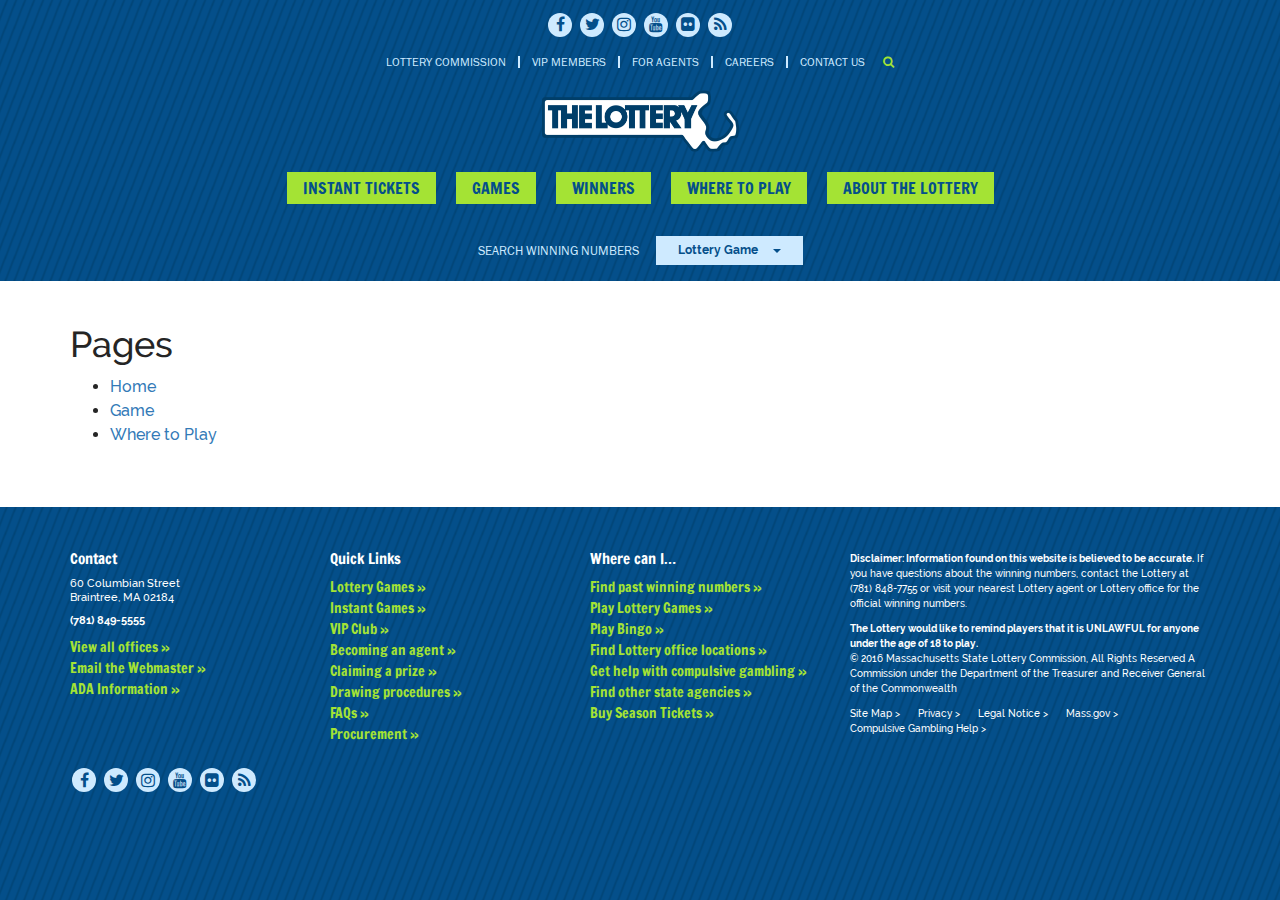
<file: index.html>
<!doctype html>
<html lang="en">
	<head>
		<meta charset="utf-8">
		<meta http-equiv="X-UA-Compatible" content="IE=edge">
		<meta name="viewport" content="width=device-width, initial-scale=1">
		<title>MassLottery</title>

		<!-- Bootstrap -->
		<link href="css/fonts.css" rel="stylesheet">
		<link href="css/bootstrap.min.css" rel="stylesheet">
		<link href="css/theme.bootstrap.css" rel="stylesheet">
		<link href="css/bootstrap-theme.css" rel="stylesheet">

		<!-- HTML5 shim and Respond.js for IE8 support of HTML5 elements and media queries -->
		<!-- WARNING: Respond.js doesn't work if you view the page via file:// -->
		<!--[if lt IE 9]>
		<script src="https://oss.maxcdn.com/html5shiv/3.7.2/html5shiv.min.js"></script>
		<script src="https://oss.maxcdn.com/respond/1.4.2/respond.min.js"></script>
		<![endif]-->
		
		<!-- favicon -->
		<link rel="shortcut icon" type="image/x-icon" href="/favicon.ico">

		<!-- meta description -->
		<meta name="keywords" content="mass, lottery">
		<meta name="description" content="Description of Mass Lottery.">

		<!-- opengraph -->
		<meta property="og:description" content="Description of Mass Lottery.">
		<meta property="og:image" content="http://masslottery.com/img/open-graph.png">
		<meta property="og:image:width" content="500">
		<meta property="og:image:height" content="500">
		<meta property="og:site_name" content="Mass Lottery">
		<meta property="og:title" content="Mass Lottery">
		<meta property="og:type" content="website">
		<meta property="og:url" content="http://masslottery.com/">

		<!-- twitter card -->
		<meta name="twitter:card" content="summary">
		<meta name="twitter:site" content="@MAStateLottery">
		<meta name="twitter:creator" content="@MAStateLottery">
		<meta name="twitter:title" content="Mass Lottery">
		<meta name="twitter:description" content="Description of Mass Lottery.">
		<meta name="twitter:image" content="http://masslottery.com/img/open-graph.png">
		<meta name="twitter:domain" content="http://masslottery.com">
	</head>
	<body>
		<header class="large-screen">
			<div class="container">
				<nav class="social">
					<ul>
						<li><a href="#" title="Facebook"><i class="fa fa-fw fa-facebook"></i></a></li>
						<li><a href="#" title="Twitter"><i class="fa fa-fw fa-twitter"></i></a></li>
						<li><a href="#" title="Instagram"><i class="fa fa-fw fa-instagram"></i></a></li>
						<li><a href="#" title="YouTube"><i class="fa fa-fw fa-youtube"></i></a></li>
						<li><a href="#" title="Flickr"><i class="fa fa-fw fa-flickr"></i></a></li>
						<li><a href="#" title="RSS"><i class="fa fa-fw fa-rss"></i></a></li>
					</ul>
				</nav>

				<nav class="utility">
					<ul>
						<li><a href="#">Lottery Commission</a></li><!--
						--><li><a href="#">VIP Members</a></li><!--
						--><li><a href="#">For Agents</a></li><!--
						--><li><a href="#">Careers</a></li><!--
						--><li><a href="#">Contact Us</a></li><!--
						--><li><a href="#" class="search"><i class="fa fa-search"></i></a></li>
					</ul>
				</nav>
				
				<a href="/" class="logo"><img src="img/mass-lottery.png" alt="Mass Lottery Logo"></a>

				<nav class="primary">
					<ul>
						<li><a href="#">Instant Tickets</a></li>
						<li><a href="#">Games</a></li>
						<li><a href="#">Winners</a></li>
						<li><a href="#">Where to Play</a></li>
						<li><a href="#">About the Lottery</a></li>
					</ul>
				</nav>

				<nav class="winning-numbers">
					<span>Search Winning Numbers</span>
					<div class="dropdown">
						<button class="btn btn-default dropdown-toggle" type="button" id="search-winning-numbers" data-toggle="dropdown" aria-haspopup="true" aria-expanded="true">
							Lottery Game
							<span class="caret"></span>
						</button>
						<ul class="dropdown-menu" aria-labelledby="search-winning-numbers">
							<li><a href="#">Megamillions</a></li>
							<li><a href="#">Powerball</a></li>
							<li><a href="#">Megabucks</a></li>
							<li><a href="#">Lucky for Life</a></li>
							<li><a href="#">The Numbers Game</a></li>
							<li><a href="#">Mass Cash</a></li>
							<li><a href="#">All or Nothing</a></li>
							<li><a href="#">Keno</a></li>
						</ul>
					</div>
				</nav>
			</div>
		</header>
		
		<header class="small-screen">
			<div class="container">
				<a href="/" class="logo"><img src="img/mass-lottery.png" alt="Mass Lottery Logo"></a>
				<a href="#menu" class="menu"><i class="fa fa-bars"></i></a>
			</div>

			<div class="menu-panel">
				<div class="menu-panel-wrapper">
					<div class="row">
						<nav class="primary">
							<ul>
								<li><a href="#">Instant Tickets</a></li>
								<li><a href="#">Games</a></li>
								<li><a href="#">Winners</a></li>
								<li><a href="#">Where to Play</a></li>
								<li><a href="#">About the Lottery</a></li>
							</ul>
						</nav>

						<nav class="winning-numbers">
							<span>Search Winning Numbers</span><br>
							<div class="dropdown">
								<button class="btn btn-default dropdown-toggle" type="button" id="search-winning-numbers-small" data-toggle="dropdown" aria-haspopup="true" aria-expanded="true">
									Lottery Game
									<span class="caret"></span>
								</button>
								<ul class="dropdown-menu" aria-labelledby="search-winning-numbers-small">
									<li><a href="#">Megamillions</a></li>
									<li><a href="#">Powerball</a></li>
									<li><a href="#">Megabucks</a></li>
									<li><a href="#">Lucky for Life</a></li>
									<li><a href="#">The Numbers Game</a></li>
									<li><a href="#">Mass Cash</a></li>
									<li><a href="#">All or Nothing</a></li>
									<li><a href="#">Keno</a></li>
								</ul>
							</div>
						</nav>
						
						<nav class="utility">
							<ul>
								<li><a href="#">Lottery Commission</a></li><!--
								--><li><a href="#">VIP Members</a></li><!--
								--><li><a href="#">For Agents</a></li><!--
								--><li><a href="#">Careers</a></li><!--
								--><li><a href="#">Contact Us</a></li>
							</ul>
						</nav>
						
						<nav class="search">
							<form action="">
								<div class="col-xs-12">
									<div class="input-group">
										<input type="text" class="form-control" placeholder="Search for...">
										<span class="input-group-btn">
											<button class="btn btn-default" type="button"><i class="fa fa-search fa-fw"></i></button>
										</span>
									</div>
								</div>
							</form>
						</nav>

						<nav class="social">
							<ul>
								<li><a href="#" title="Facebook"><i class="fa fa-fw fa-facebook"></i></a></li>
								<li><a href="#" title="Twitter"><i class="fa fa-fw fa-twitter"></i></a></li>
								<li><a href="#" title="Instagram"><i class="fa fa-fw fa-instagram"></i></a></li>
								<li><a href="#" title="YouTube"><i class="fa fa-fw fa-youtube"></i></a></li>
								<li><a href="#" title="Flickr"><i class="fa fa-fw fa-flickr"></i></a></li>
								<li><a href="#" title="RSS"><i class="fa fa-fw fa-rss"></i></a></li>
							</ul>
						</nav>
					</div>
				</div>
			</div>
		</header>
		
				
		<main>
			<div class="container">
				<h1>Pages</h1>

				<ul>
					<li><a href="templates/home.html">Home</a></li>
					<li><a href="templates/game.html">Game</a></li>
					<li><a href="templates/where-to-play.html">Where to Play</a></li>
				</ul>
			</div>
		</main>

		<footer>
			<div class="container">
				<div class="row">
					<div class="col-md-8">
						<div class="row">
							<div class="contact col-xs-4">
								<h2>Contact</h2>
	
								<p class="address">
									60 Columbian Street<br>
									Braintree, MA 02184
								</p>
	
								<p class="phone">
									(781) 849-5555
								</p>
	
								<ul>
									<li><a href="#">View all offices</a></li>
									<li><a href="#">Email the Webmaster</a></li>
									<li><a href="#">ADA Information</a></li>
								</ul>
							</div>
	
							<div class="quick-links col-xs-4">
								<h2>Quick Links</h2>
	
								<ul>
									<li><a href="#">Lottery Games</a></li>
									<li><a href="#">Instant Games</a></li>
									<li><a href="#">VIP Club</a></li>
									<li><a href="#">Becoming an agent</a></li>
									<li><a href="#">Claiming a prize</a></li>
									<li><a href="#">Drawing procedures</a></li>
									<li><a href="#">FAQs</a></li>
									<li><a href="#">Procurement</a></li>
								</ul>
							</div>
	
							<div class="where-can-i col-xs-4">
								<h2>Where can I…</h2>
	
								<ul>
									<li><a href="#">Find past winning numbers</a></li>
									<li><a href="#">Play Lottery Games</a></li>
									<li><a href="#">Play Bingo</a></li>
									<li><a href="#">Find Lottery office locations</a></li>
									<li><a href="#">Get help with compulsive gambling</a></li>
									<li><a href="#">Find other state agencies</a></li>
									<li><a href="#">Buy Season Tickets</a></li>
								</ul>
							</div>
						</div>
					</div>
					<div class="legal col-md-4">
						<p>
							<strong>Disclaimer: Information found on this website is believed to be accurate.</strong>
							If you have questions about the winning numbers, contact the Lottery at (781) 848-7755 or visit your nearest Lottery agent or Lottery office for the official winning numbers.
						</p>
	
						<p>
							<strong>The Lottery would like to remind players that it is UNLAWFUL for anyone under the age of 18 to play.</strong><br>
							© 2016 Massachusetts State Lottery Commission, All Rights Reserved
							A Commission under the Department of the Treasurer and Receiver General of the Commonwealth
						</p>
	
						<p class="legal-links">
							<a href="#">Site Map &gt;</a>
							<a href="#">Privacy &gt;</a>
							<a href="#">Legal Notice &gt;</a>
							<a href="http://mass.gov">Mass.gov &gt;</a>
							<a href="#">Compulsive Gambling Help &gt;</a>
						</p>
					</div>
				</div>

				<nav class="social">
					<ul>
						<li><a href="#" title="Facebook"><i class="fa fa-facebook"></i></a></li>
						<li><a href="#" title="Twitter"><i class="fa fa-twitter"></i></a></li>
						<li><a href="#" title="Instagram"><i class="fa fa-instagram"></i></a></li>
						<li><a href="#" title="YouTube"><i class="fa fa-youtube"></i></a></li>
						<li><a href="#" title="Flickr"><i class="fa fa-flickr"></i></a></li>
						<li><a href="#" title="RSS"><i class="fa fa-rss"></i></a></li>
					</ul>
				</nav>
			</div>
		</footer>

		<!-- jQuery (necessary for Bootstrap's JavaScript plugins) -->
		<script src="/js/jquery.js"></script>
		<script src="/js/jquery.match-height.js"></script>
		<script src="/js/lightslider.min.js"></script>
		<script src="/js/jquery.tablesorter.combined.js"></script>
		<!-- Include all compiled plugins (below), or include individual files as needed -->
		<script src="/js/bootstrap.min.js"></script>
		<script src="/js/site.js"></script>
	</body>
</html>
</file>
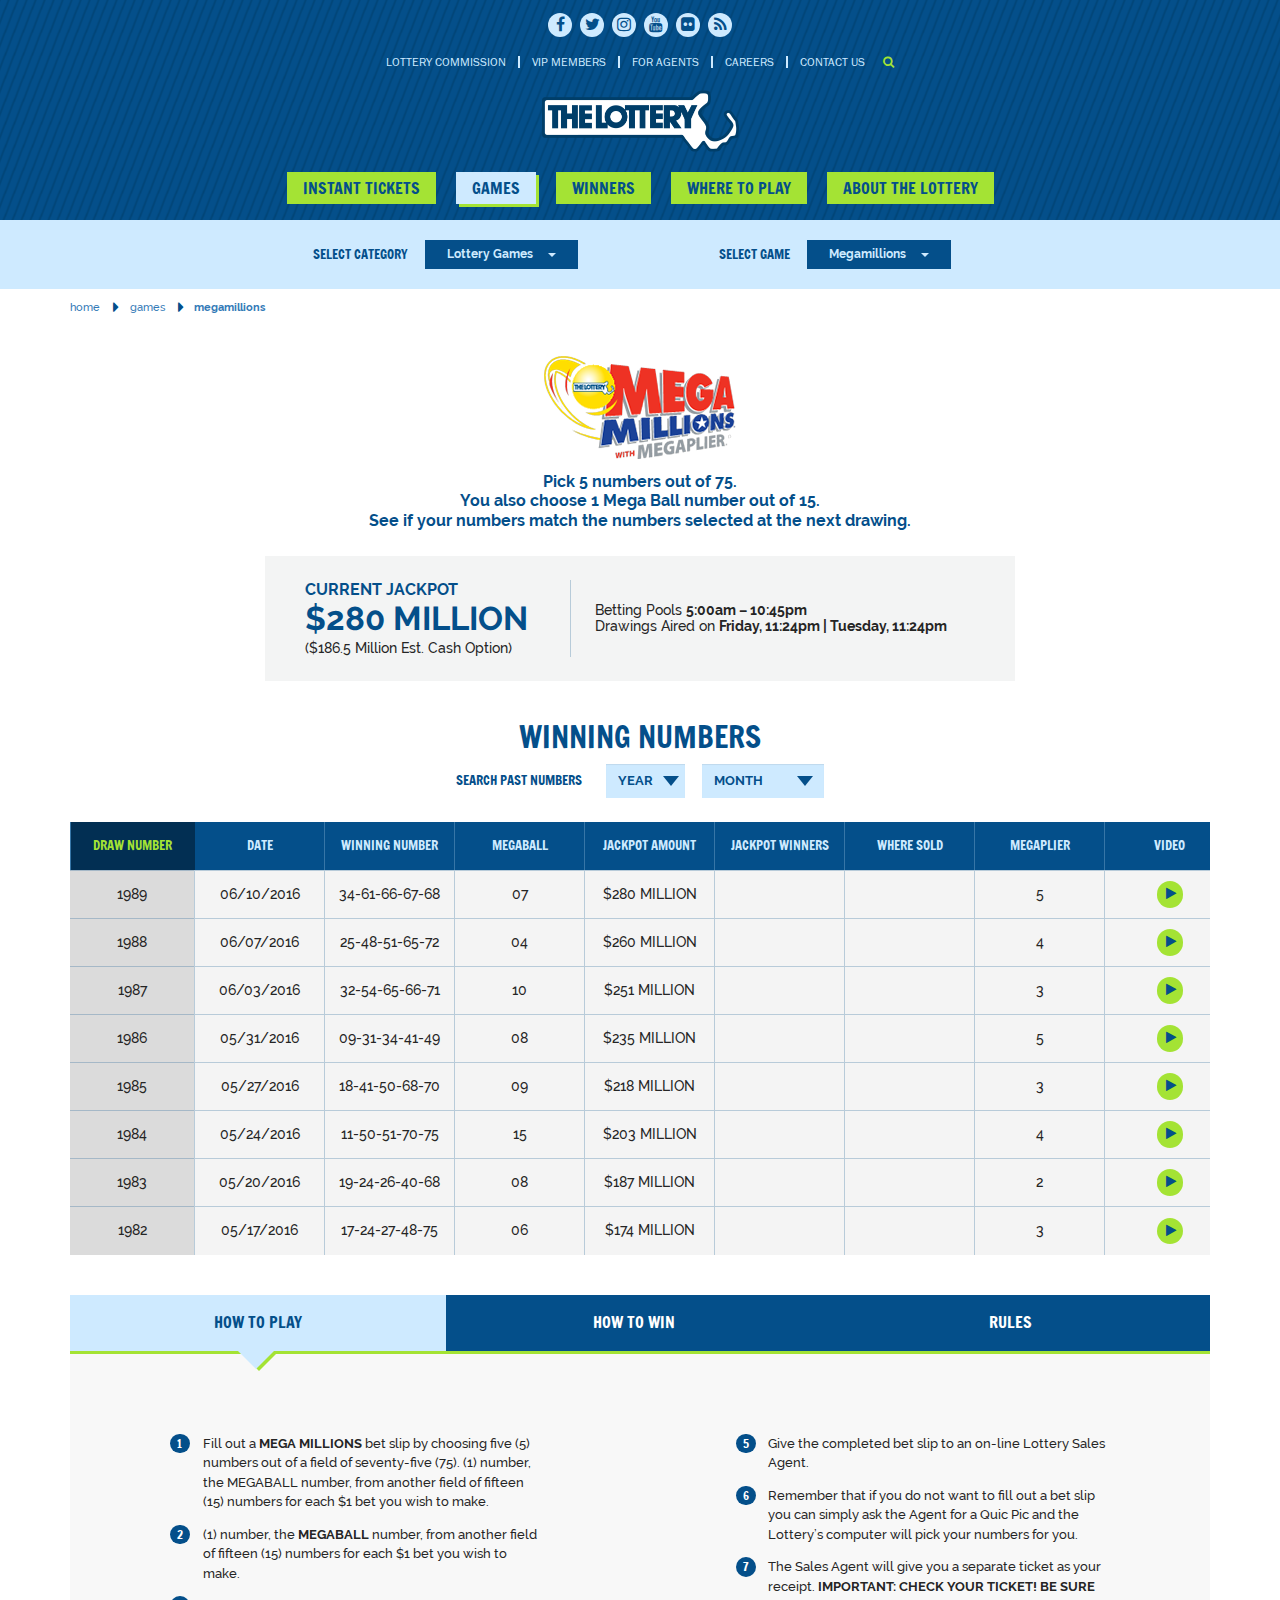
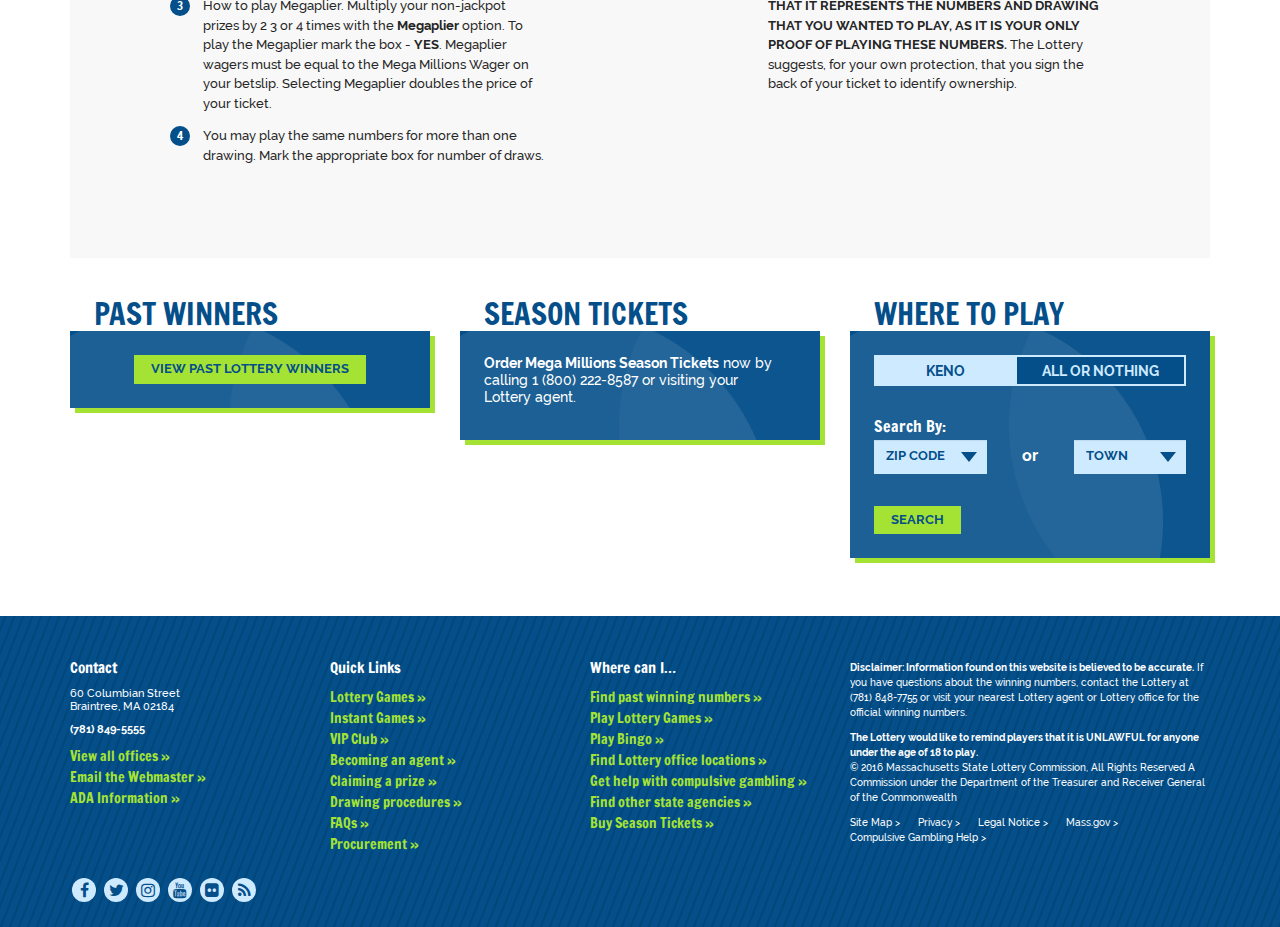
<file: templates/game.html>
<!doctype html>
<html lang="en">
	<head>
		<meta charset="utf-8">
		<meta http-equiv="X-UA-Compatible" content="IE=edge">
		<meta name="viewport" content="width=device-width, initial-scale=1">
		<title>MassLottery</title>

		<!-- Bootstrap -->
		<link href="../css/fonts.css" rel="stylesheet">
		<link href="../css/bootstrap.min.css" rel="stylesheet">
		<link href="../css/theme.bootstrap.css" rel="stylesheet">
		<link href="../css/bootstrap-theme.css" rel="stylesheet">

		<!-- HTML5 shim and Respond.js for IE8 support of HTML5 elements and media queries -->
		<!-- WARNING: Respond.js doesn't work if you view the page via file:// -->
		<!--[if lt IE 9]>
		<script src="https://oss.maxcdn.com/html5shiv/3.7.2/html5shiv.min.js"></script>
		<script src="https://oss.maxcdn.com/respond/1.4.2/respond.min.js"></script>
		<![endif]-->
		
		<!-- favicon -->
		<link rel="shortcut icon" type="image/x-icon" href="/favicon.ico">

		<!-- meta description -->
		<meta name="keywords" content="mass, lottery">
		<meta name="description" content="Description of Mass Lottery.">

		<!-- opengraph -->
		<meta property="og:description" content="Description of Mass Lottery.">
		<meta property="og:image" content="http://masslottery.com/img/open-graph.png">
		<meta property="og:image:width" content="500">
		<meta property="og:image:height" content="500">
		<meta property="og:site_name" content="Mass Lottery">
		<meta property="og:title" content="Mass Lottery">
		<meta property="og:type" content="website">
		<meta property="og:url" content="http://masslottery.com/">

		<!-- twitter card -->
		<meta name="twitter:card" content="summary">
		<meta name="twitter:site" content="@MAStateLottery">
		<meta name="twitter:creator" content="@MAStateLottery">
		<meta name="twitter:title" content="Mass Lottery">
		<meta name="twitter:description" content="Description of Mass Lottery.">
		<meta name="twitter:image" content="http://masslottery.com/img/open-graph.png">
		<meta name="twitter:domain" content="http://masslottery.com">
	</head>
	<body>
		<header class="large-screen">
			<div class="container">
				<nav class="social">
					<ul>
						<li><a href="#" title="Facebook"><i class="fa fa-fw fa-facebook"></i></a></li>
						<li><a href="#" title="Twitter"><i class="fa fa-fw fa-twitter"></i></a></li>
						<li><a href="#" title="Instagram"><i class="fa fa-fw fa-instagram"></i></a></li>
						<li><a href="#" title="YouTube"><i class="fa fa-fw fa-youtube"></i></a></li>
						<li><a href="#" title="Flickr"><i class="fa fa-fw fa-flickr"></i></a></li>
						<li><a href="#" title="RSS"><i class="fa fa-fw fa-rss"></i></a></li>
					</ul>
				</nav>

				<nav class="utility">
					<ul>
						<li><a href="#">Lottery Commission</a></li><!--
						--><li><a href="#">VIP Members</a></li><!--
						--><li><a href="#">For Agents</a></li><!--
						--><li><a href="#">Careers</a></li><!--
						--><li><a href="#">Contact Us</a></li><!--
						--><li><a href="#" class="search"><i class="fa fa-search"></i></a></li>
					</ul>
				</nav>
				
				<a href="/" class="logo"><img src="../img/mass-lottery.png" alt="Mass Lottery Logo"></a>

				<nav class="primary">
					<ul>
						<li><a href="#">Instant Tickets</a></li>
						<li><a href="#" class="active">Games</a></li>
						<li><a href="#">Winners</a></li>
						<li><a href="#">Where to Play</a></li>
						<li><a href="#">About the Lottery</a></li>
					</ul>
				</nav>

							</div>
		</header>
		
		<header class="small-screen">
			<div class="container">
				<a href="/" class="logo"><img src="/img/mass-lottery.png" alt="Mass Lottery Logo"></a>
				<a href="#menu" class="menu"><i class="fa fa-bars"></i></a>
			</div>

			<div class="menu-panel">
				<div class="menu-panel-wrapper">
					<div class="row">
						<nav class="primary">
							<ul>
								<li><a href="#">Instant Tickets</a></li>
								<li><a href="#">Games</a></li>
								<li><a href="#">Winners</a></li>
								<li><a href="#">Where to Play</a></li>
								<li><a href="#">About the Lottery</a></li>
							</ul>
						</nav>

						<nav class="winning-numbers">
							<span>Search Winning Numbers</span><br>
							<div class="dropdown">
								<button class="btn btn-default dropdown-toggle" type="button" id="search-winning-numbers-small" data-toggle="dropdown" aria-haspopup="true" aria-expanded="true">
									Lottery Game
									<span class="caret"></span>
								</button>
								<ul class="dropdown-menu" aria-labelledby="search-winning-numbers-small">
									<li><a href="#">Megamillions</a></li>
									<li><a href="#">Powerball</a></li>
									<li><a href="#">Megabucks</a></li>
									<li><a href="#">Lucky for Life</a></li>
									<li><a href="#">The Numbers Game</a></li>
									<li><a href="#">Mass Cash</a></li>
									<li><a href="#">Jackpot Poker</a></li>
									<li><a href="#">Keno</a></li>
								</ul>
							</div>
						</nav>
						
						<nav class="utility">
							<ul>
								<li><a href="#">Lottery Commission</a></li><!--
								--><li><a href="#">VIP Members</a></li><!--
								--><li><a href="#">For Agents</a></li><!--
								--><li><a href="#">Careers</a></li><!--
								--><li><a href="#">Contact Us</a></li>
							</ul>
						</nav>
						
						<nav class="search">
							<form action="">
								<div class="col-xs-12">
									<div class="input-group">
										<input type="text" class="form-control" placeholder="Search for...">
										<span class="input-group-btn">
											<button class="btn btn-default" type="button"><i class="fa fa-search fa-fw"></i></button>
										</span>
									</div>
								</div>
							</form>
						</nav>

						<nav class="social">
							<ul>
								<li><a href="#" title="Facebook"><i class="fa fa-fw fa-facebook"></i></a></li>
								<li><a href="#" title="Twitter"><i class="fa fa-fw fa-twitter"></i></a></li>
								<li><a href="#" title="Instagram"><i class="fa fa-fw fa-instagram"></i></a></li>
								<li><a href="#" title="YouTube"><i class="fa fa-fw fa-youtube"></i></a></li>
								<li><a href="#" title="Flickr"><i class="fa fa-fw fa-flickr"></i></a></li>
								<li><a href="#" title="RSS"><i class="fa fa-fw fa-rss"></i></a></li>
							</ul>
						</nav>
					</div>
				</div>
			</div>
		</header>
		
					<div class="game-selector">
				<div class="container">
					<div class="row">
						<div class="col-md-8 col-md-offset-2 col-sm-10 col-sm-offset-1">
							<form action="">
								<div class="row">
									<div class="col-xs-6">
										<label for="game-category">Select Category</label>

										<div class="dropdown">
											<button class="btn btn-default dropdown-toggle" type="button" id="game-category" data-toggle="dropdown" aria-haspopup="true" aria-expanded="true">
												Lottery Games
												<span class="caret"></span>
											</button>
											<ul class="dropdown-menu" aria-labelledby="game-category">
												<li><a href="#">Lottery Games</a></li>
												<li><a href="#">Keno</a></li>
											</ul>
										</div>
									</div>
									<div class="col-xs-6">
										<label for="game-category">Select Game</label>

										<div class="dropdown">
											<button class="btn btn-default dropdown-toggle" type="button" id="search-winning-numbers" data-toggle="dropdown" aria-haspopup="true" aria-expanded="true">
												Megamillions
												<span class="caret"></span>
											</button>
											<ul class="dropdown-menu" aria-labelledby="search-winning-numbers">
												<li><a href="#">Megamillions</a></li>
												<li><a href="#">Powerball</a></li>
												<li><a href="#">Megabucks</a></li>
												<li><a href="#">Lucky for Life</a></li>
												<li><a href="#">The Numbers Game</a></li>
												<li><a href="#">Mass Cash</a></li>
												<li><a href="#">Jackpot Poker</a></li>
												<li><a href="#">Keno</a></li>
											</ul>
										</div>
									</div>
								</div>
							</form>
						</div>
					</div>
				</div>
			</div>
					
		<main>
			<div class="container">

	<ul class="breadcrumb">
		<li><a href="#">home</a></li>
		<li><a href="#">games</a></li>
		<li><a href="#" class="active">megamillions</a></li>
	</ul>

	<article class="game">
		<div class="game-header">
			<h1>
				<img src="../img/games/megamillions.png" alt="Megamilions">
			</h1>

			<p>
				Pick 5 numbers out&nbsp;of&nbsp;75.<br>
				You also choose 1 Mega Ball number out&nbsp;of&nbsp;15.<br>
				See if your numbers match the numbers selected at the next&nbsp;drawing.
			</p>

			<div class="row">
				<div class="col-sm-10 col-sm-offset-1 col-md-offset-2 col-md-8">
					<div class="currently">
						<div class="currently-cell jackpot">
							<h2>Current Jackpot</h2>
							<p>
								<strong>$280 Million</strong>
								<small>($186.5 Million Est. Cash Option)</small>
							</p>
						</div>
						<div class="currently-cell timing">
							<p>
								Betting Pools
								<strong>5:00am – 10:45pm</strong><br>

								Drawings Aired on
								<strong>Friday, 11:24pm | Tuesday, 11:24pm</strong>
							</p>
						</div>
					</div>
				</div>
			</div>
		</div>
		
		<div class="game-winning-numbers">
			<h2>Winning Numbers</h2>

			<form action="">
				<label for="search-year">Search Past Numbers <span class="sr-only">(Year)</span></label>
				<select class="form-control" id="search-year" name="game-year">
					<option value="">Year</option>
					<option value="2016">2016</option>
					<option value="2015">2015</option>
					<option value="2014">2014</option>
					<option value="2013">2013</option>
					<option value="2012">2012</option>
				</select>
				
				<label for="search-month" class="sr-only">Search Past Numbers (Month)</label>
				<select class="form-control" id="search-month" name="game-month">
					<option value="">Month</option>
					<option value="January">January</option>
					<option value="February">February</option>
					<option value="March">March</option>
					<option value="April">April</option>
					<option value="May">May</option>
					<option value="June">June</option>
					<option value="July">July</option>
					<option value="August">August</option>
					<option value="September">September</option>
					<option value="October">October</option>
					<option value="November">November</option>
					<option value="December">December</option>
				</select>
			</form>
			
			<table class="winning-numbers sticky-first-column">
				<thead>
					<tr>
						<th>Draw Number</th>
						<th>Date</th>
						<th>Winning Number</th>
						<th>Megaball</th>
						<th>Jackpot Amount</th>
						<th>Jackpot Winners</th>
						<th>Where Sold</th>
						<th>Megaplier</th>
						<th>Video</th>
					</tr>
				</thead>
				<tbody>
					<tr>
						<th scope="row">1989</th>
						<td>06/10/2016</td>
						<td>34-61-66-67-68</td>
						<td>07</td>
						<td>$280 MILLION</td>
						<td>&nbsp;</td>
						<td>&nbsp;</td>
						<td>5</td>
						<td><a href="#" class="video-play"><i class="fa fa-play"></i><span class="sr-only"> Play</span></a></td>
					</tr>
					<tr>
						<th scope="row">1988</th>
						<td>06/07/2016</td>
						<td>25-48-51-65-72</td>
						<td>04</td>
						<td>$260 MILLION</td>
						<td>&nbsp;</td>
						<td>&nbsp;</td>
						<td>4</td>
						<td><a href="#" class="video-play"><i class="fa fa-play"></i><span class="sr-only"> Play</span></a></td>
					</tr>
					<tr>
						<th scope="row">1987</th>
						<td>06/03/2016</td>
						<td>32-54-65-66-71</td>
						<td>10</td>
						<td>$251 MILLION</td>
						<td>&nbsp;</td>
						<td>&nbsp;</td>
						<td>3</td>
						<td><a href="#" class="video-play"><i class="fa fa-play"></i><span class="sr-only"> Play</span></a></td>
					</tr>
					<tr>
						<th scope="row">1986</th>
						<td>05/31/2016</td>
						<td>09-31-34-41-49</td>
						<td>08</td>
						<td>$235 MILLION</td>
						<td>&nbsp;</td>
						<td>&nbsp;</td>
						<td>5</td>
						<td><a href="#" class="video-play"><i class="fa fa-play"></i><span class="sr-only"> Play</span></a></td>
					</tr>
					<tr>
						<th scope="row">1985</th>
						<td>05/27/2016</td>
						<td>18-41-50-68-70</td>
						<td>09</td>
						<td>$218 MILLION</td>
						<td>&nbsp;</td>
						<td>&nbsp;</td>
						<td>3</td>
						<td><a href="#" class="video-play"><i class="fa fa-play"></i><span class="sr-only"> Play</span></a></td>
					</tr>
					<tr>
						<th scope="row">1984</th>
						<td>05/24/2016</td>
						<td>11-50-51-70-75</td>
						<td>15</td>
						<td>$203 MILLION</td>
						<td>&nbsp;</td>
						<td>&nbsp;</td>
						<td>4</td>
						<td><a href="#" class="video-play"><i class="fa fa-play"></i><span class="sr-only"> Play</span></a></td>
					</tr>
					<tr>
						<th scope="row">1983</th>
						<td>05/20/2016</td>
						<td>19-24-26-40-68</td>
						<td>08</td>
						<td>$187 MILLION</td>
						<td>&nbsp;</td>
						<td>&nbsp;</td>
						<td>2</td>
						<td><a href="#" class="video-play"><i class="fa fa-play"></i><span class="sr-only"> Play</span></a></td>
					</tr>
					<tr>
						<th scope="row">1982</th>
						<td>05/17/2016</td>
						<td>17-24-27-48-75</td>
						<td>06</td>
						<td>$174 MILLION</td>
						<td>&nbsp;</td>
						<td>&nbsp;</td>
						<td>3</td>
						<td><a href="#" class="video-play"><i class="fa fa-play"></i><span class="sr-only"> Play</span></a></td>
					</tr>
				</tbody>
			</table>
		</div>

		<div class="tabs info-tabs styled-tabs three-tabs">
			<ul class="nav nav-tabs" role="tablist">
				<li role="presentation" class="active">
					<a href="#tab-how-to-play" class="match-height" aria-controls="tab-how-to-play" role="tab" data-toggle="tab"><div><span>How to Play</span></div></a>
				</li>
				<li role="presentation">
					<a href="#tab-how-to-win" class="match-height" aria-controls="tab-how-to-win" role="tab" data-toggle="tab"><div><span>How to Win</span></div></a>
				</li>
				<li role="presentation">
					<a href="#tab-rules" class="match-height" aria-controls="tab-rules" role="tab" data-toggle="tab"><div><span>Rules</span></div></a>
				</li>
			</ul>

			<div class="tab-content">
				<div role="tabpanel" class="tab-pane active full-bleed" id="tab-how-to-play">
					<div class="tab-wrapper">
						<div class="row">
							<div class="col-md-5">
								<ol class="balled-digits">
									<li>
										<span class="number invert">1</span>
										Fill out a <strong>MEGA MILLIONS</strong> bet slip by choosing five (5) numbers out of
										a field of seventy-five (75). (1) number, the MEGABALL number, from
										another field of fifteen (15) numbers for each $1 bet you wish to make.
									</li>

									<li>
										<span class="number invert">2</span>
										(1) number, the <strong>MEGABALL</strong> number, from another field of fifteen (15)
										numbers for each $1 bet you wish to make.
									</li>

									<li>
										<span class="number invert">3</span>
										How to play Megaplier. Multiply your non-jackpot prizes by 2 3 or 4 times with the
										<strong>Megaplier</strong> option. To play the Megaplier mark the box - <strong>YES</strong>.
										Megaplier wagers must be equal to the Mega Millions Wager on your betslip. Selecting
										Megaplier doubles the price of your ticket.
									</li>

									<li>
										<span class="number invert">4</span>
										You may play the same numbers for more than one drawing. Mark the appropriate box
										for number of draws.
									</li>
								</ol>
							</div>
							<div class="col-md-5 col-md-offset-2">
								<ol class="balled-digits" start="5">
									<li>
										<span class="number invert">5</span>
										Give the completed bet slip to an on-line Lottery Sales Agent.
									</li>

									<li>
										<span class="number invert">6</span>
										Remember that if you do not want to fill out a bet slip you can simply ask the
										Agent for a Quic Pic and the Lottery’s computer will pick your numbers for you.
									</li>

									<li>
										<span class="number invert">7</span>
										The Sales Agent will give you a separate ticket as your receipt.
										<strong>IMPORTANT: CHECK YOUR TICKET! BE SURE THAT IT REPRESENTS THE NUMBERS AND
											DRAWING THAT YOU WANTED TO PLAY, AS IT IS YOUR ONLY PROOF OF PLAYING THESE NUMBERS.</strong>
										The Lottery suggests, for your own protection, that you sign the back of your ticket
										to identify ownership.
									</li>
								</ol>
							</div>
						</div>
					</div>
				</div>
				<div role="tabpanel" class="tab-pane full-bleed wide-tables" id="tab-how-to-win">
					<div class="tab-wrapper">
						<table class="how-to-win sticky-first-column">
							<thead>
								<tr>
									<th>Match</th>
									<th>+</th>
									<th>Megaball</th>
									<th>Probability</th>
									<th>Top Prize</th>
								</tr>
							</thead>
							<tbody>
								<tr>
									<th scope="row">5</th>
									<td>+</td>
									<td>1</td>
									<td>1 in 258,890,850</td>
									<td>Jackpot</td>
								</tr>
								<tr>
									<th scope="row">5</th>
									<td>&nbsp;</td>
									<td>&nbsp;</td>
									<td>1 in 18,492,204</td>
									<td>$1,000,000</td>
								</tr>
								<tr>
									<th scope="row">4</th>
									<td>+</td>
									<td>1</td>
									<td>1 in 739,688</td>
									<td>$5,000</td>
								</tr>
								<tr>
									<th scope="row">4</th>
									<td>&nbsp;</td>
									<td>&nbsp;</td>
									<td>1 in 52,835</td>
									<td>$500</td>
								</tr>
								<tr>
									<th scope="row">3</th>
									<td>+</td>
									<td>1</td>
									<td>1 in 10,720</td>
									<td>$50</td>
								</tr>
								<tr>
									<th scope="row">3</th>
									<td>&nbsp;</td>
									<td>&nbsp;</td>
									<td>1 in 766</td>
									<td>$5</td>
								</tr>
								<tr>
									<th scope="row">2</th>
									<td>+</td>
									<td>1</td>
									<td>1 in 473</td>
									<td>$5</td>
								</tr>
								<tr>
									<th scope="row">1</th>
									<td>+</td>
									<td>1</td>
									<td>1 in 56</td>
									<td>$2</td>
								</tr>
								<tr>
									<th scope="row">0</th>
									<td>+</td>
									<td>1</td>
									<td>1 in 21</td>
									<td>$1</td>
								</tr>
							</tbody>
						</table>
						
						<div class="row">
							<div class="col-md-5">
								<p>
									* Overall odds are 1 in 14.71<br>
									* Prizes based on a $1 wager.<br>
									* The jackpot will be divided evenly among winners.
								</p>
							</div>
							<div class="col-md-7">
								<p>
									This prize structure is valid for tickets purchased October 19, 2013 and after. In some cases, these prizes will be paid on a pari-mutuel basis and will be lower than these published prize levels. See official game rules.
								</p>
								
								<p>
									The Big Game changed its name on May 15th 2002, to The Big Game Mega Millions. The Big Game Mega Millions changed its name on June 22, 2005, to Mega Millions. Mega Millions added the Megaplier option on January 15, 2011.
								</p>
							</div>
						</div>

						<h2>Prizes for Megaplier<sup>©</sup> Winners*</h2>
						<table class="how-to-win sticky-first-column">
							<thead>
								<tr>
									<th>Match</th>
									<th>X2</th>
									<th>X3</th>
									<th>X4</th>
									<th>X5</th>
								</tr>
							</thead>
							<tbody>
								<tr>
									<th scope="row">5 of 75</th>
									<td>$2,000,000**</td>
									<td>$3,000,000**</td>
									<td>$4,000,000**</td>
									<td>$5,000,000**</td>
								</tr>
								<tr>
									<th scope="row">4 of 75 + 1 of 15</th>
									<td>$10,000</td>
									<td>$15,000</td>
									<td>$20,000</td>
									<td>$25,000</td>
								</tr>
								<tr>
									<th scope="row">4 of 75</th>
									<td>$1,000</td>
									<td>$1,500</td>
									<td>$2,000</td>
									<td>$2,500</td>
								</tr>
								<tr>
									<th scope="row">3 of 75 + 1 of 15</th>
									<td>$100</td>
									<td>$150</td>
									<td>$200</td>
									<td>$250</td>
								</tr>
								<tr>
									<th scope="row">3 of 75</th>
									<td>$10</td>
									<td>$15</td>
									<td>$20</td>
									<td>$25</td>
								</tr>
								<tr>
									<th scope="row">2 of 75 + 1 of 15</th>
									<td>$10</td>
									<td>$15</td>
									<td>$20</td>
									<td>$25</td>
								</tr>
								<tr>
									<th scope="row">1 of 75 + 1 of 15</th>
									<td>$4</td>
									<td>$6</td>
									<td>$8</td>
									<td>$10</td>
								</tr>
								<tr>
									<th scope="row">0 of 75 + 1 of 15</th>
									<td>$2</td>
									<td>$3</td>
									<td>$4</td>
									<td>$5</td>
								</tr>
							</tbody>
						</table>
						
						<div class="row">
							<div class="col-xs-12">
								<p>
									The Megaplier option costs an additional $1 per play and multiply non-jackpot (lower-tier) prizes by 2, 3, 4, or 5. Megaplier will be drawn before the Mega Millions number is drawn.<br>
									** $1 Million prizes are subject to Mega Millions rules relating to pari-mutuel payments<br>
									* The megaplier does not apply to the jackpot
								</p>
							</div>
						</div>
					</div>				
				</div>
				<div role="tabpanel" class="tab-pane full-bleed" id="tab-rules">
					<div class="tab-wrapper">
						<div class="row">
							<div class="col-md-5">
								<ol class="balled-digits">
									<li>
										<span class="number invert">1</span>
										By placing a Mega Millions bet, bettors agree to abide by Massachusetts State Lottery Commission Rules and Regulations. Applicable rules are available for inspection by bettors by contacting the Lottery directly at 60 Columbian Street, Braintree, MA 02184.
									</li>

									<li>
										<span class="number invert">2</span>
										Bets are not effective until accepted by the Lottery’s on-line computer processing system prior to the drawing of the winning numbers and in accordance with Lottery rules. Bettors acknowledge that on-line Lottery sales agents are acting on behalf of the bettors in entering bets into the Lottery’s on-line computer processing system. The liability of the Lottery and the Lottery’s on-line Sales Agent whether arising through breach of contract, negligence, or otherwise is limited to a refund of the amount wagered if the bet(s) is (are) not accepted by the Lottery’s on-line Computer Processing System, or if betting slips are marked incorrectly, entered incorrectly into the system, or are otherwise invalid. The placing of Mega Millions bets is done at the player’s own risk through the on-line Lottery Sales Agent who is acting on behalf of the player in entering the bet(s) into the Lottery’s on-line Computer Processing System
									</li>
									<li>
										<span class="number invert">3</span>
										Approximately 50% of the amount of money wagered on each drawing goes into the prize pool.
									</li>
									<li>
										<span class="number invert">4</span>
										In some cases, prizes may be paid on a pari-mutuel basis and will be lower than published prize levels. Refer to the official game rules for a detailed explanation of the optional pari-mutuel prize payment.
									</li>
								</ol>
							</div>
							<div class="col-md-5 col-md-offset-2">
								<ol class="balled-digits" start="5">
									<li>
										<span class="number invert">5</span>
										Jackpot Payment Options – Jackpot winners have 60 days beginning the day after the winning numbers were drawn to select a payment option. Effective 10/19/13 the Annuitized Grand/Jackpot prize is payable in thirty (30) graduated annual installments. A Cash Option means winners can choose a one-time cash payment which will be (approximately) the cost of the annuity divided by the number of winning tickets. Note: If a winner fails to claim the jackpot and select a jackpot payment option within 60 days, the prize will be automatically paid as an annuity. All prizes must be claimed within one year of the drawing.
									</li>
									<li>
										<span class="number invert">6</span>
										Your ticket is a bearer instrument. Unless signed by owner, prize may be claimed by anyone in possession of winning ticket. SIGN YOUR TICKET IMMEDIATELY. Bettors agree to abide by Lottery Commission rules and regulations. Applicable rules are available for inspection by bettors by contacting the Lottery Commission at 60 Columbian Street, Braintree, MA 02184.
									</li>
									<li>
										<span class="number invert">7</span>
										NOTICE: By placing a Mega Millions bet, bettors agree, as their sole and exclusive remedy, that claims arising out of the participation in the game shall be pursued only against the State where the ticket was purchased, or was attempted to be purchased.
									</li>
									<li>
										<span class="number invert">8</span>
										All Prizes are based on a $1.00 wager.
									</li>
									<li>
										<span class="number invert">9</span>
										All cash prizes must be claimed within one (1) year following the draw date.
									</li>
								</ol>
							</div>
						</div>
					</div>
				</div>
			</div>
		</div>

		<!-- small-screen view of promos -->
		<div class="small-screen-styled-tabs">
			<div class="panel-group accordion" id="accordion-info" role="tablist" aria-multiselectable="true">
				<div class="panel panel-default">
					<div class="panel-heading" role="tab" id="accordion-how-to-play-heading">
						<h4 class="panel-title">
							<a href="#accordion-how-to-play" class="collapsed" role="button" data-toggle="collapse" data-parent="#accordion-info" aria-expanded="true" aria-controls="accordion-how-to-play">
								How to Play
							</a>
						</h4>
					</div>

					<div id="accordion-how-to-play" class="panel-collapse collapse" role="tabpanel" aria-labelledby="accordion-how-to-play-heading">
						<div class="panel-wrapper">
							<div class="row">
								<div class="col-md-5">
									<ol class="balled-digits">
										<li>
											<span class="number invert">1</span>
											Fill out a <strong>MEGA MILLIONS</strong> bet slip by choosing five (5) numbers out of
											a field of seventy-five (75). (1) number, the MEGABALL number, from
											another field of fifteen (15) numbers for each $1 bet you wish to make.
										</li>

										<li>
											<span class="number invert">2</span>
											(1) number, the <strong>MEGABALL</strong> number, from another field of fifteen (15)
											numbers for each $1 bet you wish to make.
										</li>

										<li>
											<span class="number invert">3</span>
											How to play Megaplier. Multiply your non-jackpot prizes by 2 3 or 4 times with the
											<strong>Megaplier</strong> option. To play the Megaplier mark the box - <strong>YES</strong>.
											Megaplier wagers must be equal to the Mega Millions Wager on your betslip. Selecting
											Megaplier doubles the price of your ticket.
										</li>

										<li>
											<span class="number invert">4</span>
											You may play the same numbers for more than one drawing. Mark the appropriate box
											for number of draws.
										</li>
									</ol>
								</div>
								<div class="col-md-5 col-md-offset-2">
									<ol class="balled-digits" start="5">
										<li>
											<span class="number invert">5</span>
											Give the completed bet slip to an on-line Lottery Sales Agent.
										</li>

										<li>
											<span class="number invert">6</span>
											Remember that if you do not want to fill out a bet slip you can simply ask the
											Agent for a Quic Pic and the Lottery’s computer will pick your numbers for you.
										</li>

										<li>
											<span class="number invert">7</span>
											The Sales Agent will give you a separate ticket as your receipt.
											<strong>IMPORTANT: CHECK YOUR TICKET! BE SURE THAT IT REPRESENTS THE NUMBERS AND
												DRAWING THAT YOU WANTED TO PLAY, AS IT IS YOUR ONLY PROOF OF PLAYING THESE NUMBERS.</strong>
											The Lottery suggests, for your own protection, that you sign the back of your ticket
											to identify ownership.
										</li>
									</ol>
								</div>
							</div>
						</div>
					</div>
				</div>

				<div class="panel panel-default">
					<div class="panel-heading" role="tab" id="accordion-how-to-win-heading">
						<h4 class="panel-title">
							<a href="#accordion-how-to-win" class="collapsed" role="button" data-toggle="collapse" data-parent="#accordion-info" aria-expanded="true" aria-controls="accordion-how-to-win">
								How to Win
							</a>
						</h4>
					</div>

					<div id="accordion-how-to-win" class="panel-collapse collapse" role="tabpanel" aria-labelledby="accordion-how-to-win-heading">
						<div class="panel-wrapper">
							<table class="how-to-win sticky-first-column">
								<thead>
									<tr>
										<th>Match</th>
										<th>+</th>
										<th>Megaball</th>
										<th>Probability</th>
										<th>Top Prize</th>
									</tr>
								</thead>
								<tbody>
									<tr>
										<th scope="row">5</th>
										<td>+</td>
										<td>1</td>
										<td>1 in 258,890,850</td>
										<td>Jackpot</td>
									</tr>
									<tr>
										<th scope="row">5</th>
										<td>&nbsp;</td>
										<td>&nbsp;</td>
										<td>1 in 18,492,204</td>
										<td>$1,000,000</td>
									</tr>
									<tr>
										<th scope="row">4</th>
										<td>+</td>
										<td>1</td>
										<td>1 in 739,688</td>
										<td>$5,000</td>
									</tr>
									<tr>
										<th scope="row">4</th>
										<td>&nbsp;</td>
										<td>&nbsp;</td>
										<td>1 in 52,835</td>
										<td>$500</td>
									</tr>
									<tr>
										<th scope="row">3</th>
										<td>+</td>
										<td>1</td>
										<td>1 in 10,720</td>
										<td>$50</td>
									</tr>
									<tr>
										<th scope="row">3</th>
										<td>&nbsp;</td>
										<td>&nbsp;</td>
										<td>1 in 766</td>
										<td>$5</td>
									</tr>
									<tr>
										<th scope="row">2</th>
										<td>+</td>
										<td>1</td>
										<td>1 in 473</td>
										<td>$5</td>
									</tr>
									<tr>
										<th scope="row">1</th>
										<td>+</td>
										<td>1</td>
										<td>1 in 56</td>
										<td>$2</td>
									</tr>
									<tr>
										<th scope="row">0</th>
										<td>+</td>
										<td>1</td>
										<td>1 in 21</td>
										<td>$1</td>
									</tr>
								</tbody>
							</table>

							<div class="row">
								<div class="col-md-5">
									<p>
										* Overall odds are 1 in 14.71<br>
										* Prizes based on a $1 wager.<br>
										* The jackpot will be divided evenly among winners.
									</p>
								</div>
								<div class="col-md-7">
									<p>
										This prize structure is valid for tickets purchased October 19, 2013 and after. In some cases, these prizes will be paid on a pari-mutuel basis and will be lower than these published prize levels. See official game rules.
									</p>

									<p>
										The Big Game changed its name on May 15th 2002, to The Big Game Mega Millions. The Big Game Mega Millions changed its name on June 22, 2005, to Mega Millions. Mega Millions added the Megaplier option on January 15, 2011.
									</p>
								</div>
							</div>

							<h2>Prizes for Megaplier<sup>©</sup> Winners*</h2>
							<table class="how-to-win sticky-first-column">
								<thead>
									<tr>
										<th>Match</th>
										<th>X2</th>
										<th>X3</th>
										<th>X4</th>
										<th>X5</th>
									</tr>
								</thead>
								<tbody>
									<tr>
										<th scope="row">5 of 75</th>
										<td>$2,000,000**</td>
										<td>$3,000,000**</td>
										<td>$4,000,000**</td>
										<td>$5,000,000**</td>
									</tr>
									<tr>
										<th scope="row">4 of 75 + 1 of 15</th>
										<td>$10,000</td>
										<td>$15,000</td>
										<td>$20,000</td>
										<td>$25,000</td>
									</tr>
									<tr>
										<th scope="row">4 of 75</th>
										<td>$1,000</td>
										<td>$1,500</td>
										<td>$2,000</td>
										<td>$2,500</td>
									</tr>
									<tr>
										<th scope="row">3 of 75 + 1 of 15</th>
										<td>$100</td>
										<td>$150</td>
										<td>$200</td>
										<td>$250</td>
									</tr>
									<tr>
										<th scope="row">3 of 75</th>
										<td>$10</td>
										<td>$15</td>
										<td>$20</td>
										<td>$25</td>
									</tr>
									<tr>
										<th scope="row">2 of 75 + 1 of 15</th>
										<td>$10</td>
										<td>$15</td>
										<td>$20</td>
										<td>$25</td>
									</tr>
									<tr>
										<th scope="row">1 of 75 + 1 of 15</th>
										<td>$4</td>
										<td>$6</td>
										<td>$8</td>
										<td>$10</td>
									</tr>
									<tr>
										<th scope="row">0 of 75 + 1 of 15</th>
										<td>$2</td>
										<td>$3</td>
										<td>$4</td>
										<td>$5</td>
									</tr>
								</tbody>
							</table>

							<div class="row">
								<div class="col-xs-12">
									<p>
										The Megaplier option costs an additional $1 per play and multiply non-jackpot (lower-tier) prizes by 2, 3, 4, or 5. Megaplier will be drawn before the Mega Millions number is drawn.<br>
										** $1 Million prizes are subject to Mega Millions rules relating to pari-mutuel payments<br>
										* The megaplier does not apply to the jackpot
									</p>
								</div>
							</div>
						</div>
					</div>
				</div>

				<div class="panel panel-default">
					<div class="panel-heading" role="tab" id="accordion-rules-heading">
						<h4 class="panel-title">
							<a href="#accordion-rules" class="collapsed" role="button" data-toggle="collapse" data-parent="#accordion-info" aria-expanded="true" aria-controls="accordion-rules">
								Rules
							</a>
						</h4>
					</div>

					<div id="accordion-rules" class="panel-collapse collapse" role="tabpanel" aria-labelledby="accordion-rules-heading">
						<div class="panel-wrapper">
							<div class="row">
								<div class="col-md-5">

									<ol class="balled-digits">
										<li>
											<span class="number invert">1</span>
											By placing a Mega Millions bet, bettors agree to abide by Massachusetts State Lottery Commission Rules and Regulations. Applicable rules are available for inspection by bettors by contacting the Lottery directly at 60 Columbian Street, Braintree, MA 02184.
										</li>

										<li>
											<span class="number invert">2</span>
											Bets are not effective until accepted by the Lottery’s on-line computer processing system prior to the drawing of the winning numbers and in accordance with Lottery rules. Bettors acknowledge that on-line Lottery sales agents are acting on behalf of the bettors in entering bets into the Lottery’s on-line computer processing system. The liability of the Lottery and the Lottery’s on-line Sales Agent whether arising through breach of contract, negligence, or otherwise is limited to a refund of the amount wagered if the bet(s) is (are) not accepted by the Lottery’s on-line Computer Processing System, or if betting slips are marked incorrectly, entered incorrectly into the system, or are otherwise invalid. The placing of Mega Millions bets is done at the player’s own risk through the on-line Lottery Sales Agent who is acting on behalf of the player in entering the bet(s) into the Lottery’s on-line Computer Processing System
										</li>
										<li>
											<span class="number invert">3</span>
											Approximately 50% of the amount of money wagered on each drawing goes into the prize pool.
										</li>
										<li>
											<span class="number invert">4</span>
											In some cases, prizes may be paid on a pari-mutuel basis and will be lower than published prize levels. Refer to the official game rules for a detailed explanation of the optional pari-mutuel prize payment.
										</li>
									</ol>
								</div>
								<div class="col-md-5 col-md-offset-2">
									<ol class="balled-digits" start="5">
										<li>
											<span class="number invert">5</span>
											Jackpot Payment Options – Jackpot winners have 60 days beginning the day after the winning numbers were drawn to select a payment option. Effective 10/19/13 the Annuitized Grand/Jackpot prize is payable in thirty (30) graduated annual installments. A Cash Option means winners can choose a one-time cash payment which will be (approximately) the cost of the annuity divided by the number of winning tickets. Note: If a winner fails to claim the jackpot and select a jackpot payment option within 60 days, the prize will be automatically paid as an annuity. All prizes must be claimed within one year of the drawing.
										</li>
										<li>
											<span class="number invert">6</span>
											Your ticket is a bearer instrument. Unless signed by owner, prize may be claimed by anyone in possession of winning ticket. SIGN YOUR TICKET IMMEDIATELY. Bettors agree to abide by Lottery Commission rules and regulations. Applicable rules are available for inspection by bettors by contacting the Lottery Commission at 60 Columbian Street, Braintree, MA 02184.
										</li>
										<li>
											<span class="number invert">7</span>
											NOTICE: By placing a Mega Millions bet, bettors agree, as their sole and exclusive remedy, that claims arising out of the participation in the game shall be pursued only against the State where the ticket was purchased, or was attempted to be purchased.
										</li>
										<li>
											<span class="number invert">8</span>
											All Prizes are based on a $1.00 wager.
										</li>
										<li>
											<span class="number invert">9</span>
											All cash prizes must be claimed within one (1) year following the draw date.
										</li>
									</ol>
								</div>
							</div>
						</div>
					</div>
				</div>
			</div>
		</div>


		<div class="elsewhere">
			<div class="row">
				<div class="col-md-4 col-sm-6">
					<section class="highlight-box past-winners blue-background">
						<h2>Past Winners</h2>
						
						<div class="box">
							<a href="#" class="btn btn-green">View Past Lottery Winners</a>
						</div>
					</section>
				</div>
				
				<div class="col-md-4 col-sm-6">
					<section class="highlight-box season-tickets blue-background">
						<h2>Season Tickets</h2>
						
						<div class="box">
							<p>
								<strong>Order Mega Millions Season Tickets</strong>
								now by calling 1 (800) 222-8587 or visiting your Lottery&nbsp;agent.
							</p>
						</div>
					</section>
				</div>
				
				<div class="col-md-4 col-sm-12">
					<section class="highlight-box where-to-play blue-background">
						<h2>Where to Play</h2>

						<div class="box">
							<form action="" method="post">
								<div class="tabs toggler">
									<ul class="nav nav-tabs nav-justified" role="tablist" data-update="where-game">
										<li role="presentation" class="active">
											<a href="#tab-keno" class="match-height" aria-controls="tab-keno" role="tab" data-toggle="tab">Keno</a>
										</li>
										<li role="presentation">
											<a href="#tab-all-or-nothing" class="match-height" aria-controls="tab-all-or-nothing" role="tab" data-toggle="tab">All or Nothing</a>
										</li>
									</ul>

									<input type="hidden" name="game" id="where-game" value="keno">
								</div>

								<div class="row search-by">
									<div class="col-xs-12">
										<h3>Search By:</h3>

										<div class="row">
											<div class="col-xs-5">
												<select name="zip-code" id="play-zip-code" class="form-control zip-code">
													<option value="">Zip Code</option>
													<option value="01001">01001</option>
													<option value="01002">01002</option>
													<option value="01003">01003</option>
													<option value="01004">01004</option>
												</select>
											</div>
											<div class="col-xs-2 or">
												<strong>or</strong>
											</div>
											<div class="col-xs-5">
												<select name="town" id="play-town" class="form-control town">
													<option value="">Town</option>
													<option value="Abington">Abington</option>
													<option value="Acton">Acton</option>
													<option value="Acushnet">Acushnet</option>
													<option value="Adams">Adams</option>
													<option value="Agawam">Agawam</option>
													<option value="Allston">Allston</option>
													<option value="Amesbury">Amesbury</option>
													<option value="Amherst">Amherst</option>
													<option value="Andover">Andover</option>
													<option value="Arlington">Arlington</option>
													<option value="Ashburnham">Ashburnham</option>
													<option value="Ashby">Ashby</option>
													<option value="Ashfield">Ashfield</option>
													<option value="Ashland">Ashland</option>
												</select>
											</div>
										</div>
									</div>
								</div>

								<div class="row">
									<div class="col-xs-12">
										<input type="submit" class="btn btn-green" value="Search">
									</div>
								</div>
							</form>
						</div>
					</section>
				</div>
			</div>
		</div>
	</article>

			</div>
		</main>

		<footer>
			<div class="container">
				<div class="row">
					<div class="col-md-8">
						<div class="row">
							<div class="contact col-xs-4">
								<h2>Contact</h2>
	
								<p class="address">
									60 Columbian Street<br>
									Braintree, MA 02184
								</p>
	
								<p class="phone">
									(781) 849-5555
								</p>
	
								<ul>
									<li><a href="#">View all offices</a></li>
									<li><a href="#">Email the Webmaster</a></li>
									<li><a href="#">ADA Information</a></li>
								</ul>
							</div>
	
							<div class="quick-links col-xs-4">
								<h2>Quick Links</h2>
	
								<ul>
									<li><a href="#">Lottery Games</a></li>
									<li><a href="#">Instant Games</a></li>
									<li><a href="#">VIP Club</a></li>
									<li><a href="#">Becoming an agent</a></li>
									<li><a href="#">Claiming a prize</a></li>
									<li><a href="#">Drawing procedures</a></li>
									<li><a href="#">FAQs</a></li>
									<li><a href="#">Procurement</a></li>
								</ul>
							</div>
	
							<div class="where-can-i col-xs-4">
								<h2>Where can I…</h2>
	
								<ul>
									<li><a href="#">Find past winning numbers</a></li>
									<li><a href="#">Play Lottery Games</a></li>
									<li><a href="#">Play Bingo</a></li>
									<li><a href="#">Find Lottery office locations</a></li>
									<li><a href="#">Get help with compulsive gambling</a></li>
									<li><a href="#">Find other state agencies</a></li>
									<li><a href="#">Buy Season Tickets</a></li>
								</ul>
							</div>
						</div>
					</div>
					<div class="legal col-md-4">
						<p>
							<strong>Disclaimer: Information found on this website is believed to be accurate.</strong>
							If you have questions about the winning numbers, contact the Lottery at (781) 848-7755 or visit your nearest Lottery agent or Lottery office for the official winning numbers.
						</p>
	
						<p>
							<strong>The Lottery would like to remind players that it is UNLAWFUL for anyone under the age of 18 to play.</strong><br>
							© 2016 Massachusetts State Lottery Commission, All Rights Reserved
							A Commission under the Department of the Treasurer and Receiver General of the Commonwealth
						</p>
	
						<p class="legal-links">
							<a href="#">Site Map &gt;</a>
							<a href="#">Privacy &gt;</a>
							<a href="#">Legal Notice &gt;</a>
							<a href="http://mass.gov">Mass.gov &gt;</a>
							<a href="#">Compulsive Gambling Help &gt;</a>
						</p>
					</div>
				</div>

				<nav class="social">
					<ul>
						<li><a href="#" title="Facebook"><i class="fa fa-facebook"></i></a></li>
						<li><a href="#" title="Twitter"><i class="fa fa-twitter"></i></a></li>
						<li><a href="#" title="Instagram"><i class="fa fa-instagram"></i></a></li>
						<li><a href="#" title="YouTube"><i class="fa fa-youtube"></i></a></li>
						<li><a href="#" title="Flickr"><i class="fa fa-flickr"></i></a></li>
						<li><a href="#" title="RSS"><i class="fa fa-rss"></i></a></li>
					</ul>
				</nav>
			</div>
		</footer>

		<!-- jQuery (necessary for Bootstrap's JavaScript plugins) -->
		<script src="/js/jquery.js"></script>
		<script src="/js/jquery.match-height.js"></script>
		<script src="/js/lightslider.min.js"></script>
		<script src="/js/jquery.tablesorter.combined.js"></script>
		<!-- Include all compiled plugins (below), or include individual files as needed -->
		<script src="/js/bootstrap.min.js"></script>
		<script src="/js/site.js"></script>
	</body>
</html>
</file>
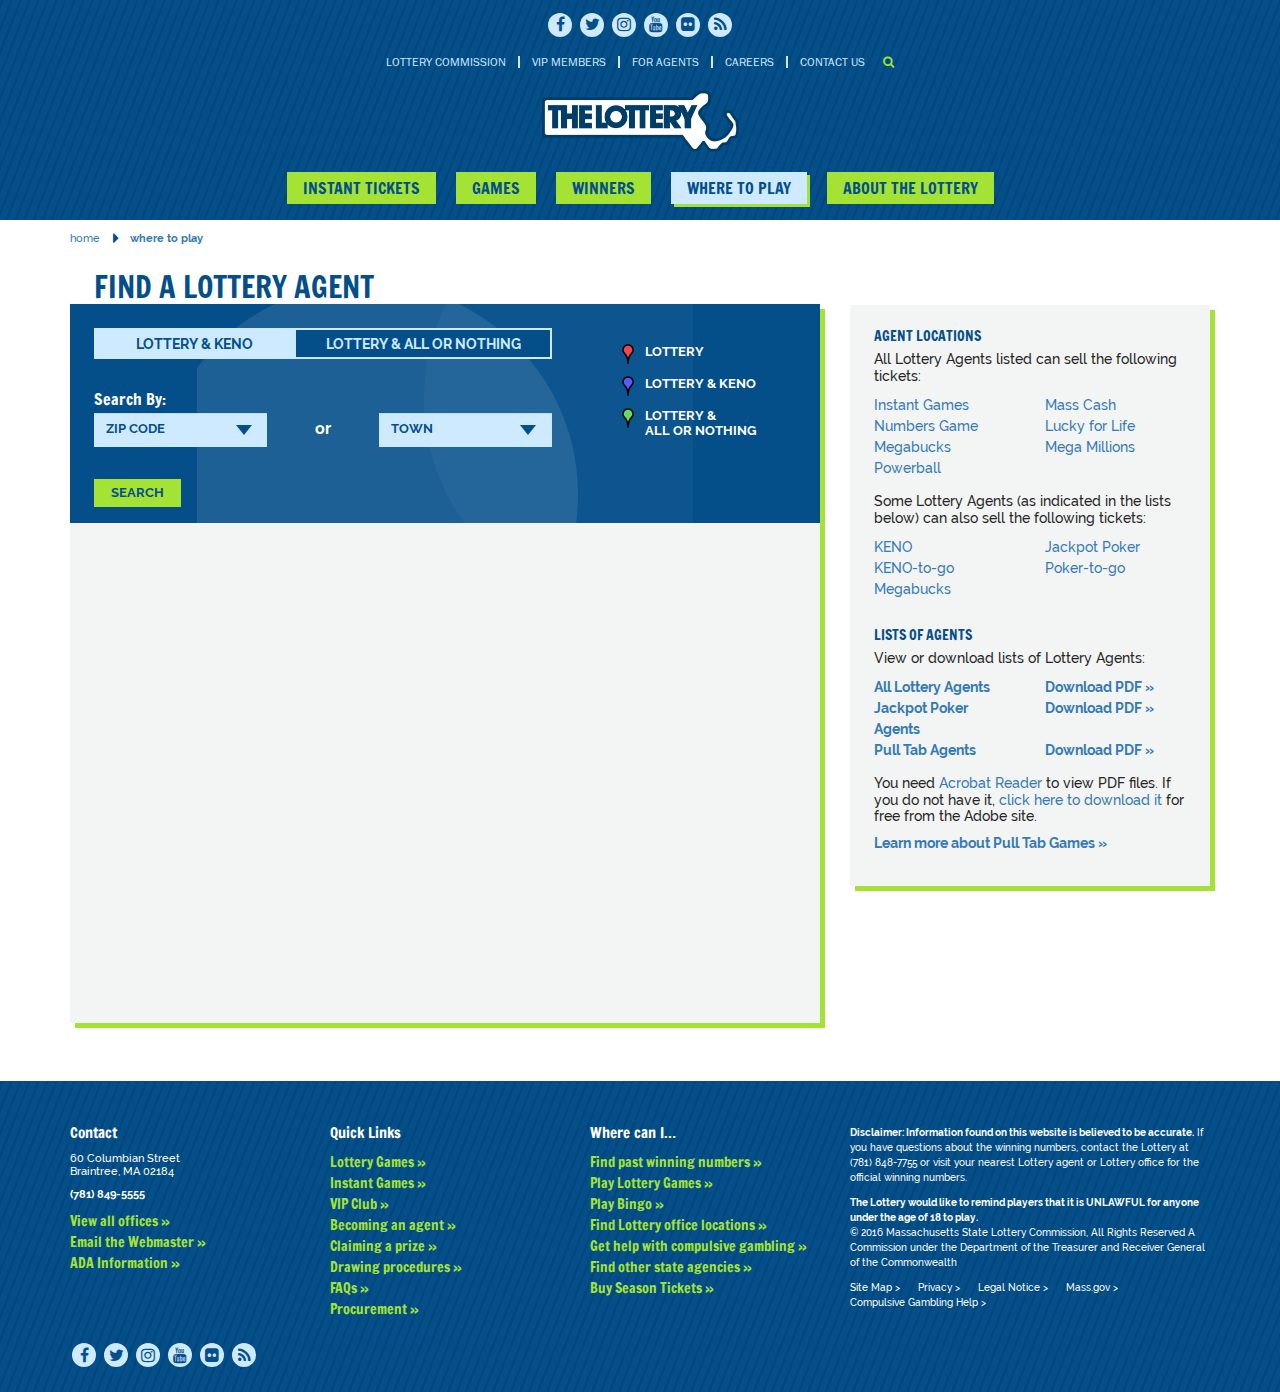
<file: templates/where-to-play.html>
<!doctype html>
<html lang="en">
	<head>
		<meta charset="utf-8">
		<meta http-equiv="X-UA-Compatible" content="IE=edge">
		<meta name="viewport" content="width=device-width, initial-scale=1">
		<title>MassLottery</title>

		<!-- Bootstrap -->
		<link href="../css/fonts.css" rel="stylesheet">
		<link href="../css/bootstrap.min.css" rel="stylesheet">
		<link href="../css/theme.bootstrap.css" rel="stylesheet">
		<link href="../css/bootstrap-theme.css" rel="stylesheet">

		<!-- HTML5 shim and Respond.js for IE8 support of HTML5 elements and media queries -->
		<!-- WARNING: Respond.js doesn't work if you view the page via file:// -->
		<!--[if lt IE 9]>
		<script src="https://oss.maxcdn.com/html5shiv/3.7.2/html5shiv.min.js"></script>
		<script src="https://oss.maxcdn.com/respond/1.4.2/respond.min.js"></script>
		<![endif]-->
		
		<!-- favicon -->
		<link rel="shortcut icon" type="image/x-icon" href="/favicon.ico">

		<!-- meta description -->
		<meta name="keywords" content="mass, lottery">
		<meta name="description" content="Description of Mass Lottery.">

		<!-- opengraph -->
		<meta property="og:description" content="Description of Mass Lottery.">
		<meta property="og:image" content="http://masslottery.com/img/open-graph.png">
		<meta property="og:image:width" content="500">
		<meta property="og:image:height" content="500">
		<meta property="og:site_name" content="Mass Lottery">
		<meta property="og:title" content="Mass Lottery">
		<meta property="og:type" content="website">
		<meta property="og:url" content="http://masslottery.com/">

		<!-- twitter card -->
		<meta name="twitter:card" content="summary">
		<meta name="twitter:site" content="@MAStateLottery">
		<meta name="twitter:creator" content="@MAStateLottery">
		<meta name="twitter:title" content="Mass Lottery">
		<meta name="twitter:description" content="Description of Mass Lottery.">
		<meta name="twitter:image" content="http://masslottery.com/img/open-graph.png">
		<meta name="twitter:domain" content="http://masslottery.com">
	</head>
	<body>
		<header class="large-screen">
			<div class="container">
				<nav class="social">
					<ul>
						<li><a href="#" title="Facebook"><i class="fa fa-fw fa-facebook"></i></a></li>
						<li><a href="#" title="Twitter"><i class="fa fa-fw fa-twitter"></i></a></li>
						<li><a href="#" title="Instagram"><i class="fa fa-fw fa-instagram"></i></a></li>
						<li><a href="#" title="YouTube"><i class="fa fa-fw fa-youtube"></i></a></li>
						<li><a href="#" title="Flickr"><i class="fa fa-fw fa-flickr"></i></a></li>
						<li><a href="#" title="RSS"><i class="fa fa-fw fa-rss"></i></a></li>
					</ul>
				</nav>

				<nav class="utility">
					<ul>
						<li><a href="#">Lottery Commission</a></li><!--
						--><li><a href="#">VIP Members</a></li><!--
						--><li><a href="#">For Agents</a></li><!--
						--><li><a href="#">Careers</a></li><!--
						--><li><a href="#">Contact Us</a></li><!--
						--><li><a href="#" class="search"><i class="fa fa-search"></i></a></li>
					</ul>
				</nav>
				
				<a href="/" class="logo"><img src="../img/mass-lottery.png" alt="Mass Lottery Logo"></a>

				<nav class="primary">
					<ul>
						<li><a href="#">Instant Tickets</a></li>
						<li><a href="#">Games</a></li>
						<li><a href="#">Winners</a></li>
						<li><a href="#" class="active">Where to Play</a></li>
						<li><a href="#">About the Lottery</a></li>
					</ul>
				</nav>

							</div>
		</header>
		
		<header class="small-screen">
			<div class="container">
				<a href="/" class="logo"><img src="/img/mass-lottery.png" alt="Mass Lottery Logo"></a>
				<a href="#menu" class="menu"><i class="fa fa-bars"></i></a>
			</div>

			<div class="menu-panel">
				<div class="menu-panel-wrapper">
					<div class="row">
						<nav class="primary">
							<ul>
								<li><a href="#">Instant Tickets</a></li>
								<li><a href="#">Games</a></li>
								<li><a href="#">Winners</a></li>
								<li><a href="#">Where to Play</a></li>
								<li><a href="#">About the Lottery</a></li>
							</ul>
						</nav>

						<nav class="winning-numbers">
							<span>Search Winning Numbers</span><br>
							<div class="dropdown">
								<button class="btn btn-default dropdown-toggle" type="button" id="search-winning-numbers-small" data-toggle="dropdown" aria-haspopup="true" aria-expanded="true">
									Lottery Game
									<span class="caret"></span>
								</button>
								<ul class="dropdown-menu" aria-labelledby="search-winning-numbers-small">
									<li><a href="#">Megamillions</a></li>
									<li><a href="#">Powerball</a></li>
									<li><a href="#">Megabucks</a></li>
									<li><a href="#">Lucky for Life</a></li>
									<li><a href="#">The Numbers Game</a></li>
									<li><a href="#">Mass Cash</a></li>
									<li><a href="#">Jackpot Poker</a></li>
									<li><a href="#">Keno</a></li>
								</ul>
							</div>
						</nav>
						
						<nav class="utility">
							<ul>
								<li><a href="#">Lottery Commission</a></li><!--
								--><li><a href="#">VIP Members</a></li><!--
								--><li><a href="#">For Agents</a></li><!--
								--><li><a href="#">Careers</a></li><!--
								--><li><a href="#">Contact Us</a></li>
							</ul>
						</nav>
						
						<nav class="search">
							<form action="">
								<div class="col-xs-12">
									<div class="input-group">
										<input type="text" class="form-control" placeholder="Search for...">
										<span class="input-group-btn">
											<button class="btn btn-default" type="button"><i class="fa fa-search fa-fw"></i></button>
										</span>
									</div>
								</div>
							</form>
						</nav>

						<nav class="social">
							<ul>
								<li><a href="#" title="Facebook"><i class="fa fa-fw fa-facebook"></i></a></li>
								<li><a href="#" title="Twitter"><i class="fa fa-fw fa-twitter"></i></a></li>
								<li><a href="#" title="Instagram"><i class="fa fa-fw fa-instagram"></i></a></li>
								<li><a href="#" title="YouTube"><i class="fa fa-fw fa-youtube"></i></a></li>
								<li><a href="#" title="Flickr"><i class="fa fa-fw fa-flickr"></i></a></li>
								<li><a href="#" title="RSS"><i class="fa fa-fw fa-rss"></i></a></li>
							</ul>
						</nav>
					</div>
				</div>
			</div>
		</header>
		
				
		<main>
			<div class="container">
				<ul class="breadcrumb">
					<li><a href="#">home</a></li>
					<li><a href="#" class="active">where to play</a></li>
				</ul>
			
				<article class="where-to-play">
					<div class="row">
						<div class="col-md-8">
							<section class="highlight-box where-to-play blue-background">
								<h2>Find a Lottery Agent</h2>
			
								<div class="box">
									<div class="row">
										<div class="col-sm-8">
											<form action="" method="post">
												<div class="tabs toggler">
													<ul class="nav nav-tabs nav-justified" role="tablist" data-update="where-game">
														<li role="presentation" class="active">
															<a href="#tab-lottery-and-keno" aria-controls="tab-lottery-and-keno" role="tab" data-toggle="tab" class="match-height">Lottery &amp; Keno</a>
														</li>
														<li role="presentation">
															<a href="#tab-lottery-and-all-or-nothing" aria-controls="tab-lottery-and-all-or-nothing" role="tab" data-toggle="tab" class="match-height">Lottery &amp; All&nbsp;or&nbsp;Nothing</a>
														</li>
													</ul>
			
													<input type="hidden" name="game" id="where-game" value="keno">
												</div>
			
												<div class="row">
													<div class="col-xs-12 search-by">
														<h3>Search By:</h3>
			
														<div class="row">
															<div class="col-xs-5">
																<select name="zip-code" id="play-zip-code" class="form-control zip-code">
																	<option value="">Zip Code</option>
																	<option value="01001">01001</option>
																	<option value="01002">01002</option>
																	<option value="01003">01003</option>
																	<option value="01004">01004</option>
																</select>
															</div>
															<div class="col-xs-2 or">
																<strong>or</strong>
															</div>
															<div class="col-xs-5">
																<select name="town" id="play-town" class="form-control town">
																	<option value="">Town</option>
																	<option value="Abington">Abington</option>
																	<option value="Acton">Acton</option>
																	<option value="Acushnet">Acushnet</option>
																	<option value="Adams">Adams</option>
																	<option value="Agawam">Agawam</option>
																	<option value="Allston">Allston</option>
																	<option value="Amesbury">Amesbury</option>
																	<option value="Amherst">Amherst</option>
																	<option value="Andover">Andover</option>
																	<option value="Arlington">Arlington</option>
																	<option value="Ashburnham">Ashburnham</option>
																	<option value="Ashby">Ashby</option>
																	<option value="Ashfield">Ashfield</option>
																	<option value="Ashland">Ashland</option>
																</select>
															</div>
														</div>
													</div>
												</div>
			
												<div class="row">
													<div class="col-xs-12">
														<input type="submit" class="btn btn-green" value="Search">
													</div>
												</div>
											</form>
										</div>
										<div class="col-sm-4">
											<div class="legend">
												<ul>
													<li><img src="/img/markers/small-red.png" alt="Red Marker">Lottery</li>
													<li><img src="/img/markers/small-blue.png" alt="Blue Marker">Lottery &amp; Keno</li>
													<li><img src="/img/markers/small-green.png" alt="Green Marker">Lottery &amp; All&nbsp;or&nbsp;Nothing</li>
												</ul>
											</div>
										</div>
									</div>
									
									<div id="map" class="map"></div>
								</div>
							</section>
						</div>
						<div class="col-md-4">
							<section class="highlight-box general-info">
								<div class="box">
									<h3>Agent Locations</h3>
									
									<p>
										All Lottery Agents listed can sell the following tickets:
									</p>
									
									<div class="row">
										<div class="col-xs-6">
											<a href="">Instant Games</a><br>
											<a href="">Numbers Game</a><br>
											<a href="">Megabucks</a><br>
											<a href="">Powerball</a>
										</div>
										<div class="col-xs-6">
											<a href="">Mass Cash</a><br>
											<a href="">Lucky for Life</a><br>
											<a href="">Mega Millions</a>
										</div>
									</div>
									
									<p>
										Some Lottery Agents (as indicated in the lists below)
										can also sell the following tickets:
									</p>
			
									<div class="row">
										<div class="col-xs-6">
											<a href="">KENO</a><br>
											<a href="">KENO-to-go</a><br>
											<a href="">Megabucks</a>
										</div>
										<div class="col-xs-6">
											<a href="">Jackpot Poker</a><br>
											<a href="">Poker-to-go</a>
										</div>
									</div>
									
									<h3>Lists of Agents</h3>
									
									<p>
										View or download lists of Lottery Agents:
									</p>
									
									<div class="row">
										<div class="col-xs-6">
											<a href=""><strong>All Lottery Agents</strong></a>
										</div>
										<div class="col-xs-6">
											<a href=""><strong>Download PDF »</strong></a>
										</div>
									</div>
									
									<div class="row">
										<div class="col-xs-6">
											<a href=""><strong>Jackpot Poker Agents</strong></a>
										</div>
										<div class="col-xs-6">
											<a href=""><strong>Download PDF »</strong></a>
										</div>
									</div>
									
									<div class="row">
										<div class="col-xs-6">
											<a href=""><strong>Pull Tab Agents</strong></a>
										</div>
										<div class="col-xs-6">
											<a href=""><strong>Download PDF »</strong></a>
										</div>
									</div>
									
									<p>
										You need <a href="">Acrobat Reader</a> to view PDF files.
										If you do not have it, <a href="">click here to download it</a>
										for free from the Adobe site.
									</p>
									
									<p>
										<a href=""><strong>Learn more about Pull Tab Games »</strong></a>
									</p>
								</div>
							</section>
						</div>
					</div>
				</article>

	<script async defer src="http://maps.google.com/maps/api/js?key=AIzaSyCW2WlweWwzAerQYNvdoUiuBlFrcZ_b64I"></script>

			</div>
		</main>

		<footer>
			<div class="container">
				<div class="row">
					<div class="col-md-8">
						<div class="row">
							<div class="contact col-xs-4">
								<h2>Contact</h2>
	
								<p class="address">
									60 Columbian Street<br>
									Braintree, MA 02184
								</p>
	
								<p class="phone">
									(781) 849-5555
								</p>
	
								<ul>
									<li><a href="#">View all offices</a></li>
									<li><a href="#">Email the Webmaster</a></li>
									<li><a href="#">ADA Information</a></li>
								</ul>
							</div>
	
							<div class="quick-links col-xs-4">
								<h2>Quick Links</h2>
	
								<ul>
									<li><a href="#">Lottery Games</a></li>
									<li><a href="#">Instant Games</a></li>
									<li><a href="#">VIP Club</a></li>
									<li><a href="#">Becoming an agent</a></li>
									<li><a href="#">Claiming a prize</a></li>
									<li><a href="#">Drawing procedures</a></li>
									<li><a href="#">FAQs</a></li>
									<li><a href="#">Procurement</a></li>
								</ul>
							</div>
	
							<div class="where-can-i col-xs-4">
								<h2>Where can I…</h2>
	
								<ul>
									<li><a href="#">Find past winning numbers</a></li>
									<li><a href="#">Play Lottery Games</a></li>
									<li><a href="#">Play Bingo</a></li>
									<li><a href="#">Find Lottery office locations</a></li>
									<li><a href="#">Get help with compulsive gambling</a></li>
									<li><a href="#">Find other state agencies</a></li>
									<li><a href="#">Buy Season Tickets</a></li>
								</ul>
							</div>
						</div>
					</div>
					<div class="legal col-md-4">
						<p>
							<strong>Disclaimer: Information found on this website is believed to be accurate.</strong>
							If you have questions about the winning numbers, contact the Lottery at (781) 848-7755 or visit your nearest Lottery agent or Lottery office for the official winning numbers.
						</p>
	
						<p>
							<strong>The Lottery would like to remind players that it is UNLAWFUL for anyone under the age of 18 to play.</strong><br>
							© 2016 Massachusetts State Lottery Commission, All Rights Reserved
							A Commission under the Department of the Treasurer and Receiver General of the Commonwealth
						</p>
	
						<p class="legal-links">
							<a href="#">Site Map &gt;</a>
							<a href="#">Privacy &gt;</a>
							<a href="#">Legal Notice &gt;</a>
							<a href="http://mass.gov">Mass.gov &gt;</a>
							<a href="#">Compulsive Gambling Help &gt;</a>
						</p>
					</div>
				</div>

				<nav class="social">
					<ul>
						<li><a href="#" title="Facebook"><i class="fa fa-facebook"></i></a></li>
						<li><a href="#" title="Twitter"><i class="fa fa-twitter"></i></a></li>
						<li><a href="#" title="Instagram"><i class="fa fa-instagram"></i></a></li>
						<li><a href="#" title="YouTube"><i class="fa fa-youtube"></i></a></li>
						<li><a href="#" title="Flickr"><i class="fa fa-flickr"></i></a></li>
						<li><a href="#" title="RSS"><i class="fa fa-rss"></i></a></li>
					</ul>
				</nav>
			</div>
		</footer>

		<!-- jQuery (necessary for Bootstrap's JavaScript plugins) -->
		<script src="/js/jquery.js"></script>
		<script src="/js/jquery.match-height.js"></script>
		<script src="/js/lightslider.min.js"></script>
		<script src="/js/jquery.tablesorter.combined.js"></script>
		<!-- Include all compiled plugins (below), or include individual files as needed -->
		<script src="/js/bootstrap.min.js"></script>
		<script src="/js/site.js"></script>
	</body>
</html>
</file>
<file: css/fonts.css>
/*!
 *  Font Awesome 4.6.3 by @davegandy - http://fontawesome.io - @fontawesome
 *  License - http://fontawesome.io/license (Font: SIL OFL 1.1, CSS: MIT License)
 */@font-face{font-family:'FontAwesome';src:url('../fonts/fontawesome-webfont.eot?v=4.6.3');src:url('../fonts/fontawesome-webfont.eot?#iefix&v=4.6.3') format('embedded-opentype'),url('../fonts/fontawesome-webfont.woff2?v=4.6.3') format('woff2'),url('../fonts/fontawesome-webfont.woff?v=4.6.3') format('woff'),url('../fonts/fontawesome-webfont.ttf?v=4.6.3') format('truetype'),url('../fonts/fontawesome-webfont.svg?v=4.6.3#fontawesomeregular') format('svg');font-weight:normal;font-style:normal}.fa{display:inline-block;font:normal normal normal 14px/1 FontAwesome;font-size:inherit;text-rendering:auto;-webkit-font-smoothing:antialiased;-moz-osx-font-smoothing:grayscale}.fa-lg{font-size:1.33333333em;line-height:.75em;vertical-align:-15%}.fa-2x{font-size:2em}.fa-3x{font-size:3em}.fa-4x{font-size:4em}.fa-5x{font-size:5em}.fa-fw{width:1.28571429em;text-align:center}.fa-ul{padding-left:0;margin-left:2.14285714em;list-style-type:none}.fa-ul>li{position:relative}.fa-li{position:absolute;left:-2.14285714em;width:2.14285714em;top:.14285714em;text-align:center}.fa-li.fa-lg{left:-1.85714286em}.fa-border{padding:.2em .25em .15em;border:solid .08em #eee;border-radius:.1em}.fa-pull-left{float:left}.fa-pull-right{float:right}.fa.fa-pull-left{margin-right:.3em}.fa.fa-pull-right{margin-left:.3em}.pull-right{float:right}.pull-left{float:left}.fa.pull-left{margin-right:.3em}.fa.pull-right{margin-left:.3em}.fa-spin{-webkit-animation:fa-spin 2s infinite linear;animation:fa-spin 2s infinite linear}.fa-pulse{-webkit-animation:fa-spin 1s infinite steps(8);animation:fa-spin 1s infinite steps(8)}@-webkit-keyframes fa-spin{0%{-webkit-transform:rotate(0deg);transform:rotate(0deg)}100%{-webkit-transform:rotate(359deg);transform:rotate(359deg)}}@keyframes fa-spin{0%{-webkit-transform:rotate(0deg);transform:rotate(0deg)}100%{-webkit-transform:rotate(359deg);transform:rotate(359deg)}}.fa-rotate-90{-ms-filter:"progid:DXImageTransform.Microsoft.BasicImage(rotation=1)";-webkit-transform:rotate(90deg);-ms-transform:rotate(90deg);transform:rotate(90deg)}.fa-rotate-180{-ms-filter:"progid:DXImageTransform.Microsoft.BasicImage(rotation=2)";-webkit-transform:rotate(180deg);-ms-transform:rotate(180deg);transform:rotate(180deg)}.fa-rotate-270{-ms-filter:"progid:DXImageTransform.Microsoft.BasicImage(rotation=3)";-webkit-transform:rotate(270deg);-ms-transform:rotate(270deg);transform:rotate(270deg)}.fa-flip-horizontal{-ms-filter:"progid:DXImageTransform.Microsoft.BasicImage(rotation=0, mirror=1)";-webkit-transform:scale(-1, 1);-ms-transform:scale(-1, 1);transform:scale(-1, 1)}.fa-flip-vertical{-ms-filter:"progid:DXImageTransform.Microsoft.BasicImage(rotation=2, mirror=1)";-webkit-transform:scale(1, -1);-ms-transform:scale(1, -1);transform:scale(1, -1)}:root .fa-rotate-90,:root .fa-rotate-180,:root .fa-rotate-270,:root .fa-flip-horizontal,:root .fa-flip-vertical{filter:none}.fa-stack{position:relative;display:inline-block;width:2em;height:2em;line-height:2em;vertical-align:middle}.fa-stack-1x,.fa-stack-2x{position:absolute;left:0;width:100%;text-align:center}.fa-stack-1x{line-height:inherit}.fa-stack-2x{font-size:2em}.fa-inverse{color:#fff}.fa-glass:before{content:"\f000"}.fa-music:before{content:"\f001"}.fa-search:before{content:"\f002"}.fa-envelope-o:before{content:"\f003"}.fa-heart:before{content:"\f004"}.fa-star:before{content:"\f005"}.fa-star-o:before{content:"\f006"}.fa-user:before{content:"\f007"}.fa-film:before{content:"\f008"}.fa-th-large:before{content:"\f009"}.fa-th:before{content:"\f00a"}.fa-th-list:before{content:"\f00b"}.fa-check:before{content:"\f00c"}.fa-remove:before,.fa-close:before,.fa-times:before{content:"\f00d"}.fa-search-plus:before{content:"\f00e"}.fa-search-minus:before{content:"\f010"}.fa-power-off:before{content:"\f011"}.fa-signal:before{content:"\f012"}.fa-gear:before,.fa-cog:before{content:"\f013"}.fa-trash-o:before{content:"\f014"}.fa-home:before{content:"\f015"}.fa-file-o:before{content:"\f016"}.fa-clock-o:before{content:"\f017"}.fa-road:before{content:"\f018"}.fa-download:before{content:"\f019"}.fa-arrow-circle-o-down:before{content:"\f01a"}.fa-arrow-circle-o-up:before{content:"\f01b"}.fa-inbox:before{content:"\f01c"}.fa-play-circle-o:before{content:"\f01d"}.fa-rotate-right:before,.fa-repeat:before{content:"\f01e"}.fa-refresh:before{content:"\f021"}.fa-list-alt:before{content:"\f022"}.fa-lock:before{content:"\f023"}.fa-flag:before{content:"\f024"}.fa-headphones:before{content:"\f025"}.fa-volume-off:before{content:"\f026"}.fa-volume-down:before{content:"\f027"}.fa-volume-up:before{content:"\f028"}.fa-qrcode:before{content:"\f029"}.fa-barcode:before{content:"\f02a"}.fa-tag:before{content:"\f02b"}.fa-tags:before{content:"\f02c"}.fa-book:before{content:"\f02d"}.fa-bookmark:before{content:"\f02e"}.fa-print:before{content:"\f02f"}.fa-camera:before{content:"\f030"}.fa-font:before{content:"\f031"}.fa-bold:before{content:"\f032"}.fa-italic:before{content:"\f033"}.fa-text-height:before{content:"\f034"}.fa-text-width:before{content:"\f035"}.fa-align-left:before{content:"\f036"}.fa-align-center:before{content:"\f037"}.fa-align-right:before{content:"\f038"}.fa-align-justify:before{content:"\f039"}.fa-list:before{content:"\f03a"}.fa-dedent:before,.fa-outdent:before{content:"\f03b"}.fa-indent:before{content:"\f03c"}.fa-video-camera:before{content:"\f03d"}.fa-photo:before,.fa-image:before,.fa-picture-o:before{content:"\f03e"}.fa-pencil:before{content:"\f040"}.fa-map-marker:before{content:"\f041"}.fa-adjust:before{content:"\f042"}.fa-tint:before{content:"\f043"}.fa-edit:before,.fa-pencil-square-o:before{content:"\f044"}.fa-share-square-o:before{content:"\f045"}.fa-check-square-o:before{content:"\f046"}.fa-arrows:before{content:"\f047"}.fa-step-backward:before{content:"\f048"}.fa-fast-backward:before{content:"\f049"}.fa-backward:before{content:"\f04a"}.fa-play:before{content:"\f04b"}.fa-pause:before{content:"\f04c"}.fa-stop:before{content:"\f04d"}.fa-forward:before{content:"\f04e"}.fa-fast-forward:before{content:"\f050"}.fa-step-forward:before{content:"\f051"}.fa-eject:before{content:"\f052"}.fa-chevron-left:before{content:"\f053"}.fa-chevron-right:before{content:"\f054"}.fa-plus-circle:before{content:"\f055"}.fa-minus-circle:before{content:"\f056"}.fa-times-circle:before{content:"\f057"}.fa-check-circle:before{content:"\f058"}.fa-question-circle:before{content:"\f059"}.fa-info-circle:before{content:"\f05a"}.fa-crosshairs:before{content:"\f05b"}.fa-times-circle-o:before{content:"\f05c"}.fa-check-circle-o:before{content:"\f05d"}.fa-ban:before{content:"\f05e"}.fa-arrow-left:before{content:"\f060"}.fa-arrow-right:before{content:"\f061"}.fa-arrow-up:before{content:"\f062"}.fa-arrow-down:before{content:"\f063"}.fa-mail-forward:before,.fa-share:before{content:"\f064"}.fa-expand:before{content:"\f065"}.fa-compress:before{content:"\f066"}.fa-plus:before{content:"\f067"}.fa-minus:before{content:"\f068"}.fa-asterisk:before{content:"\f069"}.fa-exclamation-circle:before{content:"\f06a"}.fa-gift:before{content:"\f06b"}.fa-leaf:before{content:"\f06c"}.fa-fire:before{content:"\f06d"}.fa-eye:before{content:"\f06e"}.fa-eye-slash:before{content:"\f070"}.fa-warning:before,.fa-exclamation-triangle:before{content:"\f071"}.fa-plane:before{content:"\f072"}.fa-calendar:before{content:"\f073"}.fa-random:before{content:"\f074"}.fa-comment:before{content:"\f075"}.fa-magnet:before{content:"\f076"}.fa-chevron-up:before{content:"\f077"}.fa-chevron-down:before{content:"\f078"}.fa-retweet:before{content:"\f079"}.fa-shopping-cart:before{content:"\f07a"}.fa-folder:before{content:"\f07b"}.fa-folder-open:before{content:"\f07c"}.fa-arrows-v:before{content:"\f07d"}.fa-arrows-h:before{content:"\f07e"}.fa-bar-chart-o:before,.fa-bar-chart:before{content:"\f080"}.fa-twitter-square:before{content:"\f081"}.fa-facebook-square:before{content:"\f082"}.fa-camera-retro:before{content:"\f083"}.fa-key:before{content:"\f084"}.fa-gears:before,.fa-cogs:before{content:"\f085"}.fa-comments:before{content:"\f086"}.fa-thumbs-o-up:before{content:"\f087"}.fa-thumbs-o-down:before{content:"\f088"}.fa-star-half:before{content:"\f089"}.fa-heart-o:before{content:"\f08a"}.fa-sign-out:before{content:"\f08b"}.fa-linkedin-square:before{content:"\f08c"}.fa-thumb-tack:before{content:"\f08d"}.fa-external-link:before{content:"\f08e"}.fa-sign-in:before{content:"\f090"}.fa-trophy:before{content:"\f091"}.fa-github-square:before{content:"\f092"}.fa-upload:before{content:"\f093"}.fa-lemon-o:before{content:"\f094"}.fa-phone:before{content:"\f095"}.fa-square-o:before{content:"\f096"}.fa-bookmark-o:before{content:"\f097"}.fa-phone-square:before{content:"\f098"}.fa-twitter:before{content:"\f099"}.fa-facebook-f:before,.fa-facebook:before{content:"\f09a"}.fa-github:before{content:"\f09b"}.fa-unlock:before{content:"\f09c"}.fa-credit-card:before{content:"\f09d"}.fa-feed:before,.fa-rss:before{content:"\f09e"}.fa-hdd-o:before{content:"\f0a0"}.fa-bullhorn:before{content:"\f0a1"}.fa-bell:before{content:"\f0f3"}.fa-certificate:before{content:"\f0a3"}.fa-hand-o-right:before{content:"\f0a4"}.fa-hand-o-left:before{content:"\f0a5"}.fa-hand-o-up:before{content:"\f0a6"}.fa-hand-o-down:before{content:"\f0a7"}.fa-arrow-circle-left:before{content:"\f0a8"}.fa-arrow-circle-right:before{content:"\f0a9"}.fa-arrow-circle-up:before{content:"\f0aa"}.fa-arrow-circle-down:before{content:"\f0ab"}.fa-globe:before{content:"\f0ac"}.fa-wrench:before{content:"\f0ad"}.fa-tasks:before{content:"\f0ae"}.fa-filter:before{content:"\f0b0"}.fa-briefcase:before{content:"\f0b1"}.fa-arrows-alt:before{content:"\f0b2"}.fa-group:before,.fa-users:before{content:"\f0c0"}.fa-chain:before,.fa-link:before{content:"\f0c1"}.fa-cloud:before{content:"\f0c2"}.fa-flask:before{content:"\f0c3"}.fa-cut:before,.fa-scissors:before{content:"\f0c4"}.fa-copy:before,.fa-files-o:before{content:"\f0c5"}.fa-paperclip:before{content:"\f0c6"}.fa-save:before,.fa-floppy-o:before{content:"\f0c7"}.fa-square:before{content:"\f0c8"}.fa-navicon:before,.fa-reorder:before,.fa-bars:before{content:"\f0c9"}.fa-list-ul:before{content:"\f0ca"}.fa-list-ol:before{content:"\f0cb"}.fa-strikethrough:before{content:"\f0cc"}.fa-underline:before{content:"\f0cd"}.fa-table:before{content:"\f0ce"}.fa-magic:before{content:"\f0d0"}.fa-truck:before{content:"\f0d1"}.fa-pinterest:before{content:"\f0d2"}.fa-pinterest-square:before{content:"\f0d3"}.fa-google-plus-square:before{content:"\f0d4"}.fa-google-plus:before{content:"\f0d5"}.fa-money:before{content:"\f0d6"}.fa-caret-down:before{content:"\f0d7"}.fa-caret-up:before{content:"\f0d8"}.fa-caret-left:before{content:"\f0d9"}.fa-caret-right:before{content:"\f0da"}.fa-columns:before{content:"\f0db"}.fa-unsorted:before,.fa-sort:before{content:"\f0dc"}.fa-sort-down:before,.fa-sort-desc:before{content:"\f0dd"}.fa-sort-up:before,.fa-sort-asc:before{content:"\f0de"}.fa-envelope:before{content:"\f0e0"}.fa-linkedin:before{content:"\f0e1"}.fa-rotate-left:before,.fa-undo:before{content:"\f0e2"}.fa-legal:before,.fa-gavel:before{content:"\f0e3"}.fa-dashboard:before,.fa-tachometer:before{content:"\f0e4"}.fa-comment-o:before{content:"\f0e5"}.fa-comments-o:before{content:"\f0e6"}.fa-flash:before,.fa-bolt:before{content:"\f0e7"}.fa-sitemap:before{content:"\f0e8"}.fa-umbrella:before{content:"\f0e9"}.fa-paste:before,.fa-clipboard:before{content:"\f0ea"}.fa-lightbulb-o:before{content:"\f0eb"}.fa-exchange:before{content:"\f0ec"}.fa-cloud-download:before{content:"\f0ed"}.fa-cloud-upload:before{content:"\f0ee"}.fa-user-md:before{content:"\f0f0"}.fa-stethoscope:before{content:"\f0f1"}.fa-suitcase:before{content:"\f0f2"}.fa-bell-o:before{content:"\f0a2"}.fa-coffee:before{content:"\f0f4"}.fa-cutlery:before{content:"\f0f5"}.fa-file-text-o:before{content:"\f0f6"}.fa-building-o:before{content:"\f0f7"}.fa-hospital-o:before{content:"\f0f8"}.fa-ambulance:before{content:"\f0f9"}.fa-medkit:before{content:"\f0fa"}.fa-fighter-jet:before{content:"\f0fb"}.fa-beer:before{content:"\f0fc"}.fa-h-square:before{content:"\f0fd"}.fa-plus-square:before{content:"\f0fe"}.fa-angle-double-left:before{content:"\f100"}.fa-angle-double-right:before{content:"\f101"}.fa-angle-double-up:before{content:"\f102"}.fa-angle-double-down:before{content:"\f103"}.fa-angle-left:before{content:"\f104"}.fa-angle-right:before{content:"\f105"}.fa-angle-up:before{content:"\f106"}.fa-angle-down:before{content:"\f107"}.fa-desktop:before{content:"\f108"}.fa-laptop:before{content:"\f109"}.fa-tablet:before{content:"\f10a"}.fa-mobile-phone:before,.fa-mobile:before{content:"\f10b"}.fa-circle-o:before{content:"\f10c"}.fa-quote-left:before{content:"\f10d"}.fa-quote-right:before{content:"\f10e"}.fa-spinner:before{content:"\f110"}.fa-circle:before{content:"\f111"}.fa-mail-reply:before,.fa-reply:before{content:"\f112"}.fa-github-alt:before{content:"\f113"}.fa-folder-o:before{content:"\f114"}.fa-folder-open-o:before{content:"\f115"}.fa-smile-o:before{content:"\f118"}.fa-frown-o:before{content:"\f119"}.fa-meh-o:before{content:"\f11a"}.fa-gamepad:before{content:"\f11b"}.fa-keyboard-o:before{content:"\f11c"}.fa-flag-o:before{content:"\f11d"}.fa-flag-checkered:before{content:"\f11e"}.fa-terminal:before{content:"\f120"}.fa-code:before{content:"\f121"}.fa-mail-reply-all:before,.fa-reply-all:before{content:"\f122"}.fa-star-half-empty:before,.fa-star-half-full:before,.fa-star-half-o:before{content:"\f123"}.fa-location-arrow:before{content:"\f124"}.fa-crop:before{content:"\f125"}.fa-code-fork:before{content:"\f126"}.fa-unlink:before,.fa-chain-broken:before{content:"\f127"}.fa-question:before{content:"\f128"}.fa-info:before{content:"\f129"}.fa-exclamation:before{content:"\f12a"}.fa-superscript:before{content:"\f12b"}.fa-subscript:before{content:"\f12c"}.fa-eraser:before{content:"\f12d"}.fa-puzzle-piece:before{content:"\f12e"}.fa-microphone:before{content:"\f130"}.fa-microphone-slash:before{content:"\f131"}.fa-shield:before{content:"\f132"}.fa-calendar-o:before{content:"\f133"}.fa-fire-extinguisher:before{content:"\f134"}.fa-rocket:before{content:"\f135"}.fa-maxcdn:before{content:"\f136"}.fa-chevron-circle-left:before{content:"\f137"}.fa-chevron-circle-right:before{content:"\f138"}.fa-chevron-circle-up:before{content:"\f139"}.fa-chevron-circle-down:before{content:"\f13a"}.fa-html5:before{content:"\f13b"}.fa-css3:before{content:"\f13c"}.fa-anchor:before{content:"\f13d"}.fa-unlock-alt:before{content:"\f13e"}.fa-bullseye:before{content:"\f140"}.fa-ellipsis-h:before{content:"\f141"}.fa-ellipsis-v:before{content:"\f142"}.fa-rss-square:before{content:"\f143"}.fa-play-circle:before{content:"\f144"}.fa-ticket:before{content:"\f145"}.fa-minus-square:before{content:"\f146"}.fa-minus-square-o:before{content:"\f147"}.fa-level-up:before{content:"\f148"}.fa-level-down:before{content:"\f149"}.fa-check-square:before{content:"\f14a"}.fa-pencil-square:before{content:"\f14b"}.fa-external-link-square:before{content:"\f14c"}.fa-share-square:before{content:"\f14d"}.fa-compass:before{content:"\f14e"}.fa-toggle-down:before,.fa-caret-square-o-down:before{content:"\f150"}.fa-toggle-up:before,.fa-caret-square-o-up:before{content:"\f151"}.fa-toggle-right:before,.fa-caret-square-o-right:before{content:"\f152"}.fa-euro:before,.fa-eur:before{content:"\f153"}.fa-gbp:before{content:"\f154"}.fa-dollar:before,.fa-usd:before{content:"\f155"}.fa-rupee:before,.fa-inr:before{content:"\f156"}.fa-cny:before,.fa-rmb:before,.fa-yen:before,.fa-jpy:before{content:"\f157"}.fa-ruble:before,.fa-rouble:before,.fa-rub:before{content:"\f158"}.fa-won:before,.fa-krw:before{content:"\f159"}.fa-bitcoin:before,.fa-btc:before{content:"\f15a"}.fa-file:before{content:"\f15b"}.fa-file-text:before{content:"\f15c"}.fa-sort-alpha-asc:before{content:"\f15d"}.fa-sort-alpha-desc:before{content:"\f15e"}.fa-sort-amount-asc:before{content:"\f160"}.fa-sort-amount-desc:before{content:"\f161"}.fa-sort-numeric-asc:before{content:"\f162"}.fa-sort-numeric-desc:before{content:"\f163"}.fa-thumbs-up:before{content:"\f164"}.fa-thumbs-down:before{content:"\f165"}.fa-youtube-square:before{content:"\f166"}.fa-youtube:before{content:"\f167"}.fa-xing:before{content:"\f168"}.fa-xing-square:before{content:"\f169"}.fa-youtube-play:before{content:"\f16a"}.fa-dropbox:before{content:"\f16b"}.fa-stack-overflow:before{content:"\f16c"}.fa-instagram:before{content:"\f16d"}.fa-flickr:before{content:"\f16e"}.fa-adn:before{content:"\f170"}.fa-bitbucket:before{content:"\f171"}.fa-bitbucket-square:before{content:"\f172"}.fa-tumblr:before{content:"\f173"}.fa-tumblr-square:before{content:"\f174"}.fa-long-arrow-down:before{content:"\f175"}.fa-long-arrow-up:before{content:"\f176"}.fa-long-arrow-left:before{content:"\f177"}.fa-long-arrow-right:before{content:"\f178"}.fa-apple:before{content:"\f179"}.fa-windows:before{content:"\f17a"}.fa-android:before{content:"\f17b"}.fa-linux:before{content:"\f17c"}.fa-dribbble:before{content:"\f17d"}.fa-skype:before{content:"\f17e"}.fa-foursquare:before{content:"\f180"}.fa-trello:before{content:"\f181"}.fa-female:before{content:"\f182"}.fa-male:before{content:"\f183"}.fa-gittip:before,.fa-gratipay:before{content:"\f184"}.fa-sun-o:before{content:"\f185"}.fa-moon-o:before{content:"\f186"}.fa-archive:before{content:"\f187"}.fa-bug:before{content:"\f188"}.fa-vk:before{content:"\f189"}.fa-weibo:before{content:"\f18a"}.fa-renren:before{content:"\f18b"}.fa-pagelines:before{content:"\f18c"}.fa-stack-exchange:before{content:"\f18d"}.fa-arrow-circle-o-right:before{content:"\f18e"}.fa-arrow-circle-o-left:before{content:"\f190"}.fa-toggle-left:before,.fa-caret-square-o-left:before{content:"\f191"}.fa-dot-circle-o:before{content:"\f192"}.fa-wheelchair:before{content:"\f193"}.fa-vimeo-square:before{content:"\f194"}.fa-turkish-lira:before,.fa-try:before{content:"\f195"}.fa-plus-square-o:before{content:"\f196"}.fa-space-shuttle:before{content:"\f197"}.fa-slack:before{content:"\f198"}.fa-envelope-square:before{content:"\f199"}.fa-wordpress:before{content:"\f19a"}.fa-openid:before{content:"\f19b"}.fa-institution:before,.fa-bank:before,.fa-university:before{content:"\f19c"}.fa-mortar-board:before,.fa-graduation-cap:before{content:"\f19d"}.fa-yahoo:before{content:"\f19e"}.fa-google:before{content:"\f1a0"}.fa-reddit:before{content:"\f1a1"}.fa-reddit-square:before{content:"\f1a2"}.fa-stumbleupon-circle:before{content:"\f1a3"}.fa-stumbleupon:before{content:"\f1a4"}.fa-delicious:before{content:"\f1a5"}.fa-digg:before{content:"\f1a6"}.fa-pied-piper-pp:before{content:"\f1a7"}.fa-pied-piper-alt:before{content:"\f1a8"}.fa-drupal:before{content:"\f1a9"}.fa-joomla:before{content:"\f1aa"}.fa-language:before{content:"\f1ab"}.fa-fax:before{content:"\f1ac"}.fa-building:before{content:"\f1ad"}.fa-child:before{content:"\f1ae"}.fa-paw:before{content:"\f1b0"}.fa-spoon:before{content:"\f1b1"}.fa-cube:before{content:"\f1b2"}.fa-cubes:before{content:"\f1b3"}.fa-behance:before{content:"\f1b4"}.fa-behance-square:before{content:"\f1b5"}.fa-steam:before{content:"\f1b6"}.fa-steam-square:before{content:"\f1b7"}.fa-recycle:before{content:"\f1b8"}.fa-automobile:before,.fa-car:before{content:"\f1b9"}.fa-cab:before,.fa-taxi:before{content:"\f1ba"}.fa-tree:before{content:"\f1bb"}.fa-spotify:before{content:"\f1bc"}.fa-deviantart:before{content:"\f1bd"}.fa-soundcloud:before{content:"\f1be"}.fa-database:before{content:"\f1c0"}.fa-file-pdf-o:before{content:"\f1c1"}.fa-file-word-o:before{content:"\f1c2"}.fa-file-excel-o:before{content:"\f1c3"}.fa-file-powerpoint-o:before{content:"\f1c4"}.fa-file-photo-o:before,.fa-file-picture-o:before,.fa-file-image-o:before{content:"\f1c5"}.fa-file-zip-o:before,.fa-file-archive-o:before{content:"\f1c6"}.fa-file-sound-o:before,.fa-file-audio-o:before{content:"\f1c7"}.fa-file-movie-o:before,.fa-file-video-o:before{content:"\f1c8"}.fa-file-code-o:before{content:"\f1c9"}.fa-vine:before{content:"\f1ca"}.fa-codepen:before{content:"\f1cb"}.fa-jsfiddle:before{content:"\f1cc"}.fa-life-bouy:before,.fa-life-buoy:before,.fa-life-saver:before,.fa-support:before,.fa-life-ring:before{content:"\f1cd"}.fa-circle-o-notch:before{content:"\f1ce"}.fa-ra:before,.fa-resistance:before,.fa-rebel:before{content:"\f1d0"}.fa-ge:before,.fa-empire:before{content:"\f1d1"}.fa-git-square:before{content:"\f1d2"}.fa-git:before{content:"\f1d3"}.fa-y-combinator-square:before,.fa-yc-square:before,.fa-hacker-news:before{content:"\f1d4"}.fa-tencent-weibo:before{content:"\f1d5"}.fa-qq:before{content:"\f1d6"}.fa-wechat:before,.fa-weixin:before{content:"\f1d7"}.fa-send:before,.fa-paper-plane:before{content:"\f1d8"}.fa-send-o:before,.fa-paper-plane-o:before{content:"\f1d9"}.fa-history:before{content:"\f1da"}.fa-circle-thin:before{content:"\f1db"}.fa-header:before{content:"\f1dc"}.fa-paragraph:before{content:"\f1dd"}.fa-sliders:before{content:"\f1de"}.fa-share-alt:before{content:"\f1e0"}.fa-share-alt-square:before{content:"\f1e1"}.fa-bomb:before{content:"\f1e2"}.fa-soccer-ball-o:before,.fa-futbol-o:before{content:"\f1e3"}.fa-tty:before{content:"\f1e4"}.fa-binoculars:before{content:"\f1e5"}.fa-plug:before{content:"\f1e6"}.fa-slideshare:before{content:"\f1e7"}.fa-twitch:before{content:"\f1e8"}.fa-yelp:before{content:"\f1e9"}.fa-newspaper-o:before{content:"\f1ea"}.fa-wifi:before{content:"\f1eb"}.fa-calculator:before{content:"\f1ec"}.fa-paypal:before{content:"\f1ed"}.fa-google-wallet:before{content:"\f1ee"}.fa-cc-visa:before{content:"\f1f0"}.fa-cc-mastercard:before{content:"\f1f1"}.fa-cc-discover:before{content:"\f1f2"}.fa-cc-amex:before{content:"\f1f3"}.fa-cc-paypal:before{content:"\f1f4"}.fa-cc-stripe:before{content:"\f1f5"}.fa-bell-slash:before{content:"\f1f6"}.fa-bell-slash-o:before{content:"\f1f7"}.fa-trash:before{content:"\f1f8"}.fa-copyright:before{content:"\f1f9"}.fa-at:before{content:"\f1fa"}.fa-eyedropper:before{content:"\f1fb"}.fa-paint-brush:before{content:"\f1fc"}.fa-birthday-cake:before{content:"\f1fd"}.fa-area-chart:before{content:"\f1fe"}.fa-pie-chart:before{content:"\f200"}.fa-line-chart:before{content:"\f201"}.fa-lastfm:before{content:"\f202"}.fa-lastfm-square:before{content:"\f203"}.fa-toggle-off:before{content:"\f204"}.fa-toggle-on:before{content:"\f205"}.fa-bicycle:before{content:"\f206"}.fa-bus:before{content:"\f207"}.fa-ioxhost:before{content:"\f208"}.fa-angellist:before{content:"\f209"}.fa-cc:before{content:"\f20a"}.fa-shekel:before,.fa-sheqel:before,.fa-ils:before{content:"\f20b"}.fa-meanpath:before{content:"\f20c"}.fa-buysellads:before{content:"\f20d"}.fa-connectdevelop:before{content:"\f20e"}.fa-dashcube:before{content:"\f210"}.fa-forumbee:before{content:"\f211"}.fa-leanpub:before{content:"\f212"}.fa-sellsy:before{content:"\f213"}.fa-shirtsinbulk:before{content:"\f214"}.fa-simplybuilt:before{content:"\f215"}.fa-skyatlas:before{content:"\f216"}.fa-cart-plus:before{content:"\f217"}.fa-cart-arrow-down:before{content:"\f218"}.fa-diamond:before{content:"\f219"}.fa-ship:before{content:"\f21a"}.fa-user-secret:before{content:"\f21b"}.fa-motorcycle:before{content:"\f21c"}.fa-street-view:before{content:"\f21d"}.fa-heartbeat:before{content:"\f21e"}.fa-venus:before{content:"\f221"}.fa-mars:before{content:"\f222"}.fa-mercury:before{content:"\f223"}.fa-intersex:before,.fa-transgender:before{content:"\f224"}.fa-transgender-alt:before{content:"\f225"}.fa-venus-double:before{content:"\f226"}.fa-mars-double:before{content:"\f227"}.fa-venus-mars:before{content:"\f228"}.fa-mars-stroke:before{content:"\f229"}.fa-mars-stroke-v:before{content:"\f22a"}.fa-mars-stroke-h:before{content:"\f22b"}.fa-neuter:before{content:"\f22c"}.fa-genderless:before{content:"\f22d"}.fa-facebook-official:before{content:"\f230"}.fa-pinterest-p:before{content:"\f231"}.fa-whatsapp:before{content:"\f232"}.fa-server:before{content:"\f233"}.fa-user-plus:before{content:"\f234"}.fa-user-times:before{content:"\f235"}.fa-hotel:before,.fa-bed:before{content:"\f236"}.fa-viacoin:before{content:"\f237"}.fa-train:before{content:"\f238"}.fa-subway:before{content:"\f239"}.fa-medium:before{content:"\f23a"}.fa-yc:before,.fa-y-combinator:before{content:"\f23b"}.fa-optin-monster:before{content:"\f23c"}.fa-opencart:before{content:"\f23d"}.fa-expeditedssl:before{content:"\f23e"}.fa-battery-4:before,.fa-battery-full:before{content:"\f240"}.fa-battery-3:before,.fa-battery-three-quarters:before{content:"\f241"}.fa-battery-2:before,.fa-battery-half:before{content:"\f242"}.fa-battery-1:before,.fa-battery-quarter:before{content:"\f243"}.fa-battery-0:before,.fa-battery-empty:before{content:"\f244"}.fa-mouse-pointer:before{content:"\f245"}.fa-i-cursor:before{content:"\f246"}.fa-object-group:before{content:"\f247"}.fa-object-ungroup:before{content:"\f248"}.fa-sticky-note:before{content:"\f249"}.fa-sticky-note-o:before{content:"\f24a"}.fa-cc-jcb:before{content:"\f24b"}.fa-cc-diners-club:before{content:"\f24c"}.fa-clone:before{content:"\f24d"}.fa-balance-scale:before{content:"\f24e"}.fa-hourglass-o:before{content:"\f250"}.fa-hourglass-1:before,.fa-hourglass-start:before{content:"\f251"}.fa-hourglass-2:before,.fa-hourglass-half:before{content:"\f252"}.fa-hourglass-3:before,.fa-hourglass-end:before{content:"\f253"}.fa-hourglass:before{content:"\f254"}.fa-hand-grab-o:before,.fa-hand-rock-o:before{content:"\f255"}.fa-hand-stop-o:before,.fa-hand-paper-o:before{content:"\f256"}.fa-hand-scissors-o:before{content:"\f257"}.fa-hand-lizard-o:before{content:"\f258"}.fa-hand-spock-o:before{content:"\f259"}.fa-hand-pointer-o:before{content:"\f25a"}.fa-hand-peace-o:before{content:"\f25b"}.fa-trademark:before{content:"\f25c"}.fa-registered:before{content:"\f25d"}.fa-creative-commons:before{content:"\f25e"}.fa-gg:before{content:"\f260"}.fa-gg-circle:before{content:"\f261"}.fa-tripadvisor:before{content:"\f262"}.fa-odnoklassniki:before{content:"\f263"}.fa-odnoklassniki-square:before{content:"\f264"}.fa-get-pocket:before{content:"\f265"}.fa-wikipedia-w:before{content:"\f266"}.fa-safari:before{content:"\f267"}.fa-chrome:before{content:"\f268"}.fa-firefox:before{content:"\f269"}.fa-opera:before{content:"\f26a"}.fa-internet-explorer:before{content:"\f26b"}.fa-tv:before,.fa-television:before{content:"\f26c"}.fa-contao:before{content:"\f26d"}.fa-500px:before{content:"\f26e"}.fa-amazon:before{content:"\f270"}.fa-calendar-plus-o:before{content:"\f271"}.fa-calendar-minus-o:before{content:"\f272"}.fa-calendar-times-o:before{content:"\f273"}.fa-calendar-check-o:before{content:"\f274"}.fa-industry:before{content:"\f275"}.fa-map-pin:before{content:"\f276"}.fa-map-signs:before{content:"\f277"}.fa-map-o:before{content:"\f278"}.fa-map:before{content:"\f279"}.fa-commenting:before{content:"\f27a"}.fa-commenting-o:before{content:"\f27b"}.fa-houzz:before{content:"\f27c"}.fa-vimeo:before{content:"\f27d"}.fa-black-tie:before{content:"\f27e"}.fa-fonticons:before{content:"\f280"}.fa-reddit-alien:before{content:"\f281"}.fa-edge:before{content:"\f282"}.fa-credit-card-alt:before{content:"\f283"}.fa-codiepie:before{content:"\f284"}.fa-modx:before{content:"\f285"}.fa-fort-awesome:before{content:"\f286"}.fa-usb:before{content:"\f287"}.fa-product-hunt:before{content:"\f288"}.fa-mixcloud:before{content:"\f289"}.fa-scribd:before{content:"\f28a"}.fa-pause-circle:before{content:"\f28b"}.fa-pause-circle-o:before{content:"\f28c"}.fa-stop-circle:before{content:"\f28d"}.fa-stop-circle-o:before{content:"\f28e"}.fa-shopping-bag:before{content:"\f290"}.fa-shopping-basket:before{content:"\f291"}.fa-hashtag:before{content:"\f292"}.fa-bluetooth:before{content:"\f293"}.fa-bluetooth-b:before{content:"\f294"}.fa-percent:before{content:"\f295"}.fa-gitlab:before{content:"\f296"}.fa-wpbeginner:before{content:"\f297"}.fa-wpforms:before{content:"\f298"}.fa-envira:before{content:"\f299"}.fa-universal-access:before{content:"\f29a"}.fa-wheelchair-alt:before{content:"\f29b"}.fa-question-circle-o:before{content:"\f29c"}.fa-blind:before{content:"\f29d"}.fa-audio-description:before{content:"\f29e"}.fa-volume-control-phone:before{content:"\f2a0"}.fa-braille:before{content:"\f2a1"}.fa-assistive-listening-systems:before{content:"\f2a2"}.fa-asl-interpreting:before,.fa-american-sign-language-interpreting:before{content:"\f2a3"}.fa-deafness:before,.fa-hard-of-hearing:before,.fa-deaf:before{content:"\f2a4"}.fa-glide:before{content:"\f2a5"}.fa-glide-g:before{content:"\f2a6"}.fa-signing:before,.fa-sign-language:before{content:"\f2a7"}.fa-low-vision:before{content:"\f2a8"}.fa-viadeo:before{content:"\f2a9"}.fa-viadeo-square:before{content:"\f2aa"}.fa-snapchat:before{content:"\f2ab"}.fa-snapchat-ghost:before{content:"\f2ac"}.fa-snapchat-square:before{content:"\f2ad"}.fa-pied-piper:before{content:"\f2ae"}.fa-first-order:before{content:"\f2b0"}.fa-yoast:before{content:"\f2b1"}.fa-themeisle:before{content:"\f2b2"}.fa-google-plus-circle:before,.fa-google-plus-official:before{content:"\f2b3"}.fa-fa:before,.fa-font-awesome:before{content:"\f2b4"}.sr-only{position:absolute;width:1px;height:1px;padding:0;margin:-1px;overflow:hidden;clip:rect(0, 0, 0, 0);border:0}.sr-only-focusable:active,.sr-only-focusable:focus{position:static;width:auto;height:auto;margin:0;overflow:visible;clip:auto}

@font-face {
	font-family: 'Francois One';
	src: url('../fonts/francoisone.woff2') format('woff2'),
	     url('../fonts/francoisone.woff') format('woff');
	font-weight: normal;
	font-style: normal;
}

@font-face {
	font-family: 'Raleway';
	src: url('../fonts/raleway-bold.woff2') format('woff2'),
	     url('../fonts/raleway-bold.woff') format('woff');
	font-weight: bold;
	font-style: normal;
}

@font-face {
	font-family: 'Raleway';
	src: url('../fonts/raleway-medium.woff2') format('woff2'),
	     url('../fonts/raleway-medium.woff') format('woff');
	font-weight: normal;
	font-style: normal;
}

@font-face {
	font-family: 'Franklin Gothic';
	src: url('../fonts/franklingothic-book-webfont.eot');
	src: url('../fonts/franklingothic-book-webfont.eot?#iefix') format('embedded-opentype'),
	     url('../fonts/franklingothic-book-webfont.woff2') format('woff2'),
	     url('../fonts/franklingothic-book-webfont.woff') format('woff'),
	     url('../fonts/franklingothic-book-webfont.ttf') format('truetype'),
	     url('../fonts/franklingothic-book-webfont.svg#franklin_gothic_fsbook') format('svg');
	font-weight: normal;
	font-style: normal;
}
</file>
